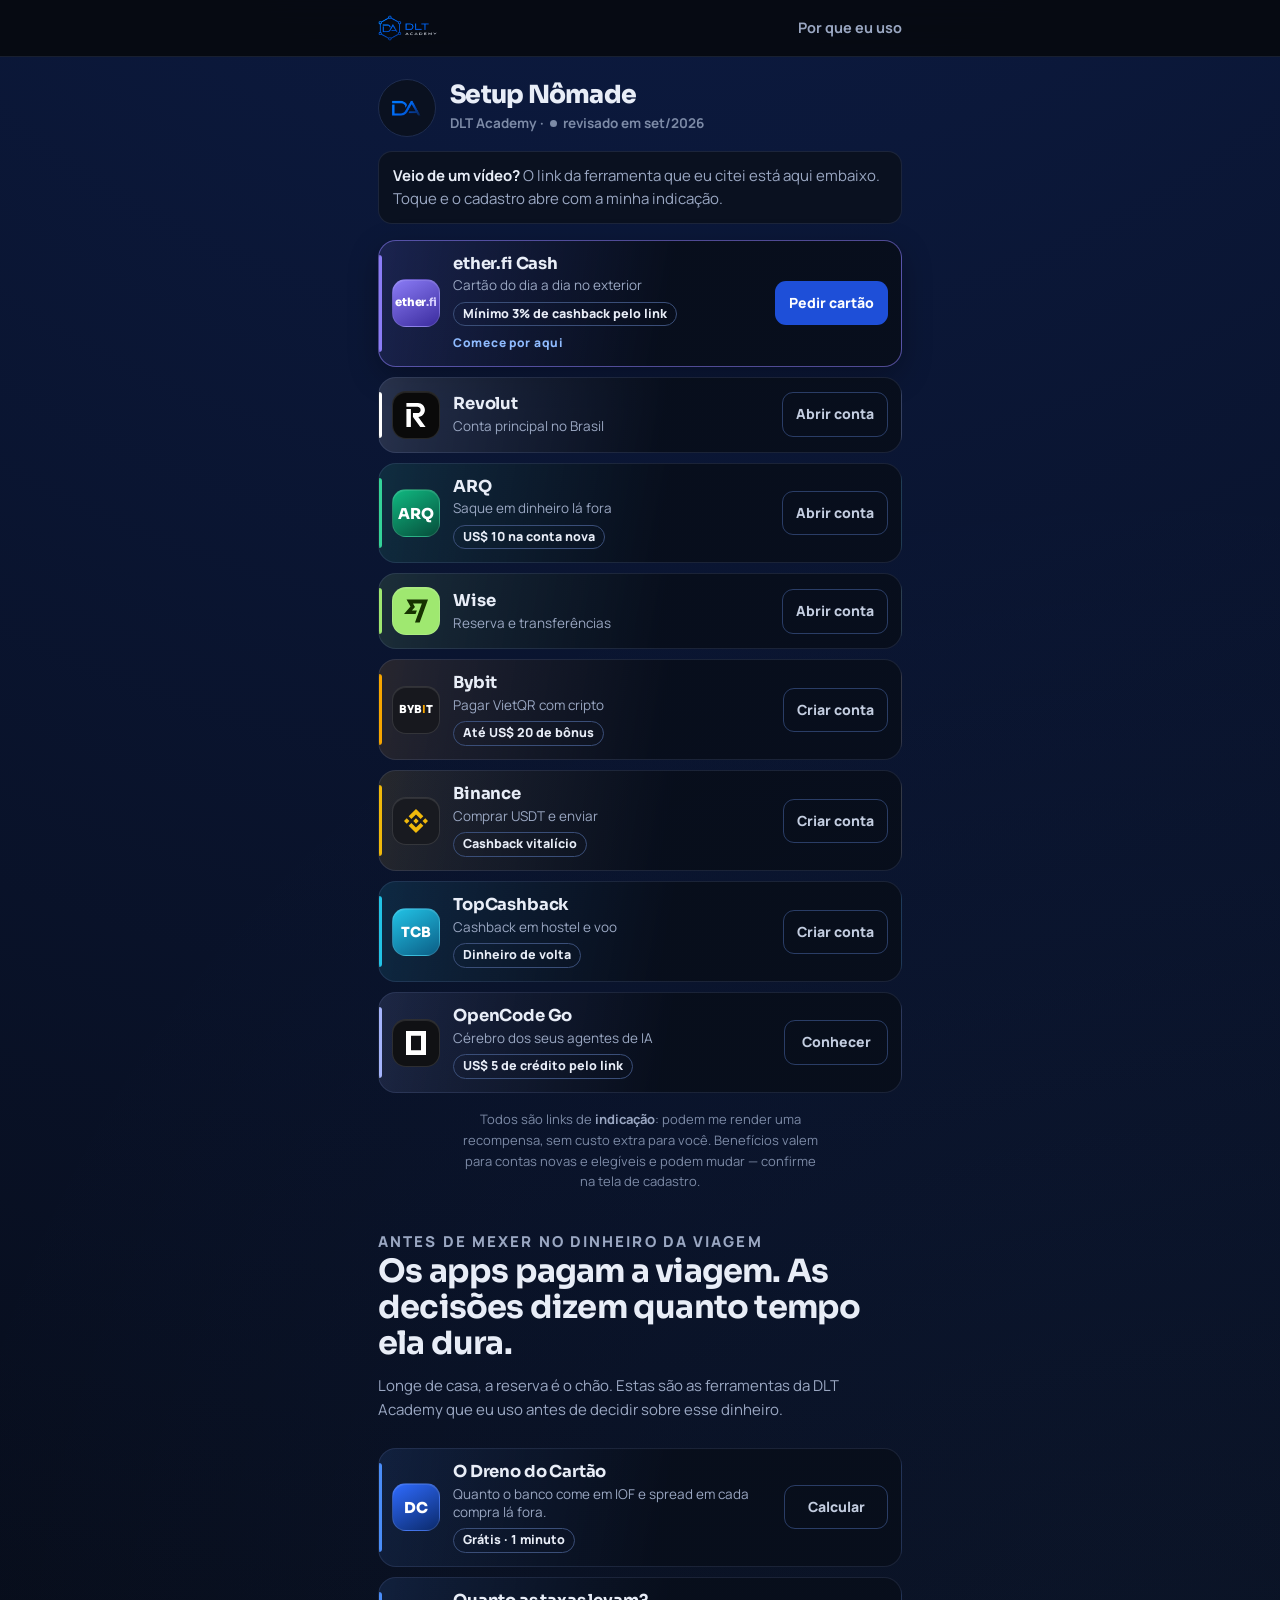
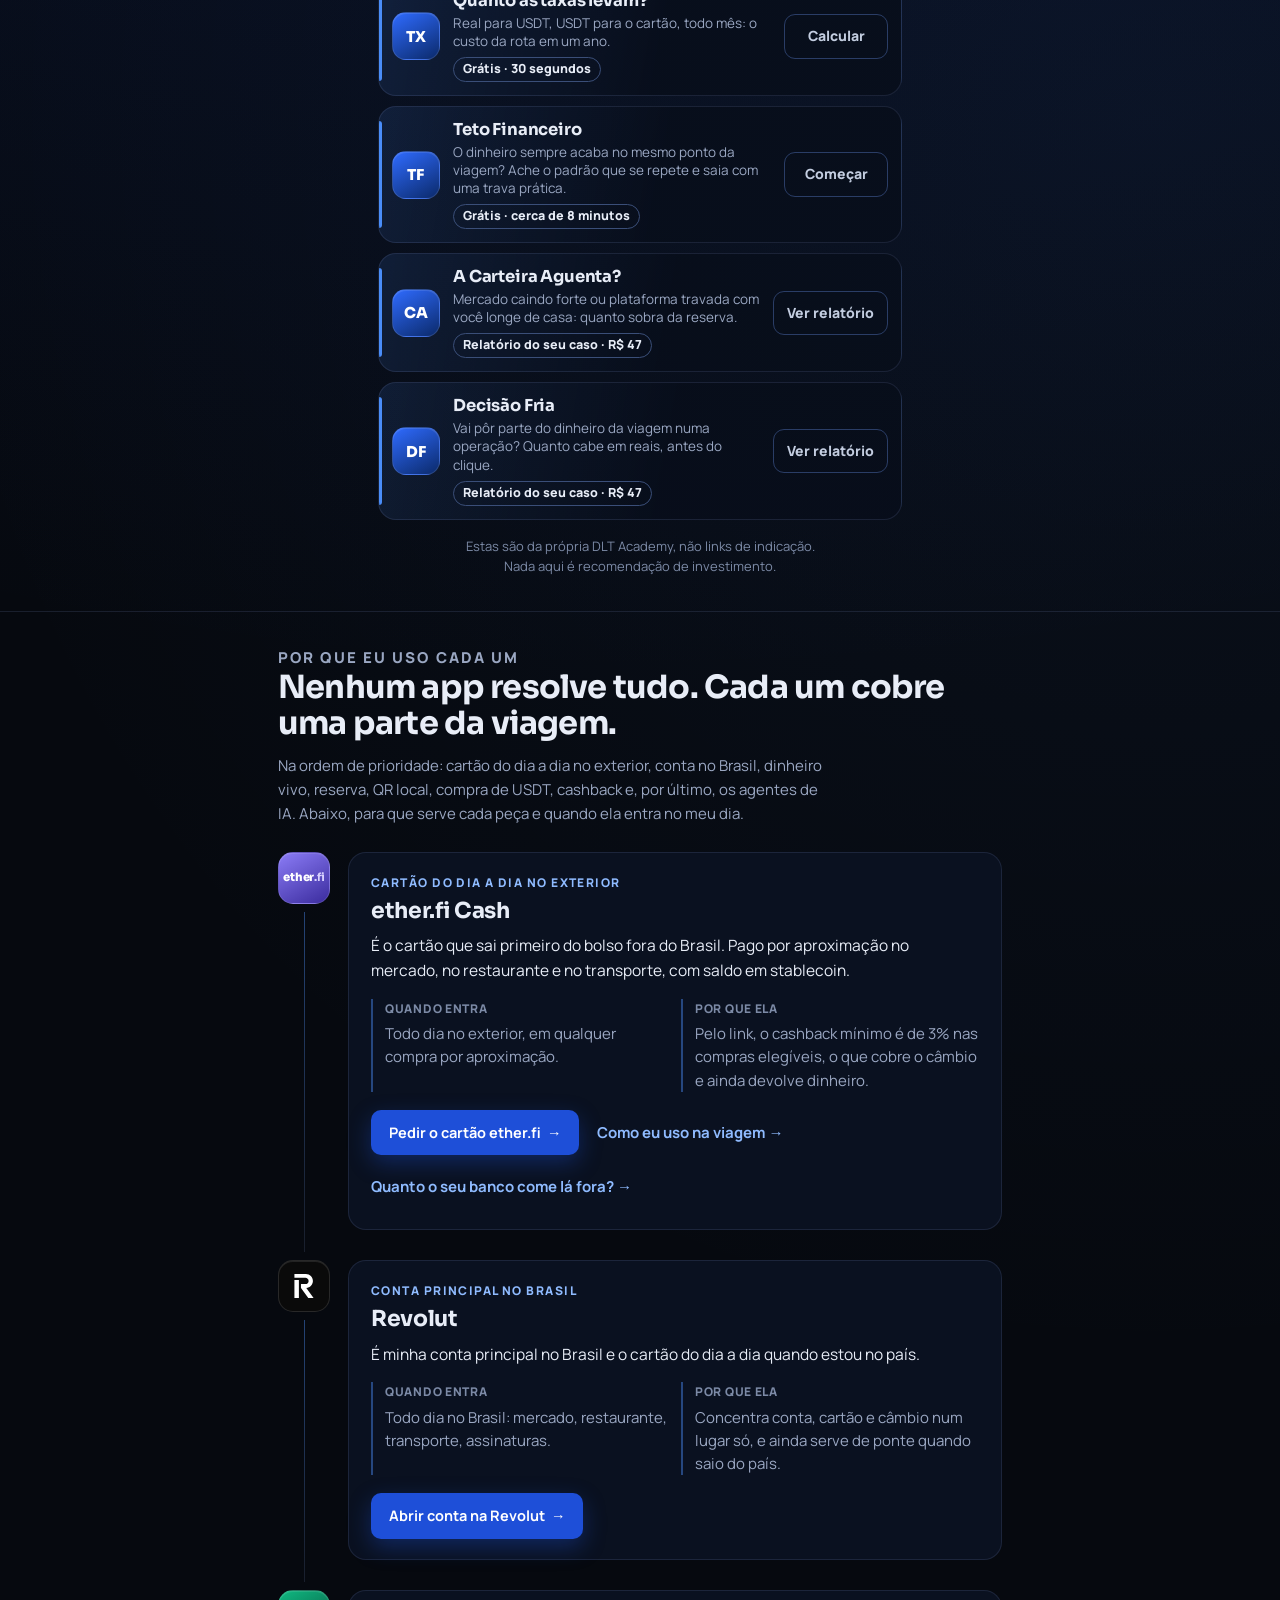
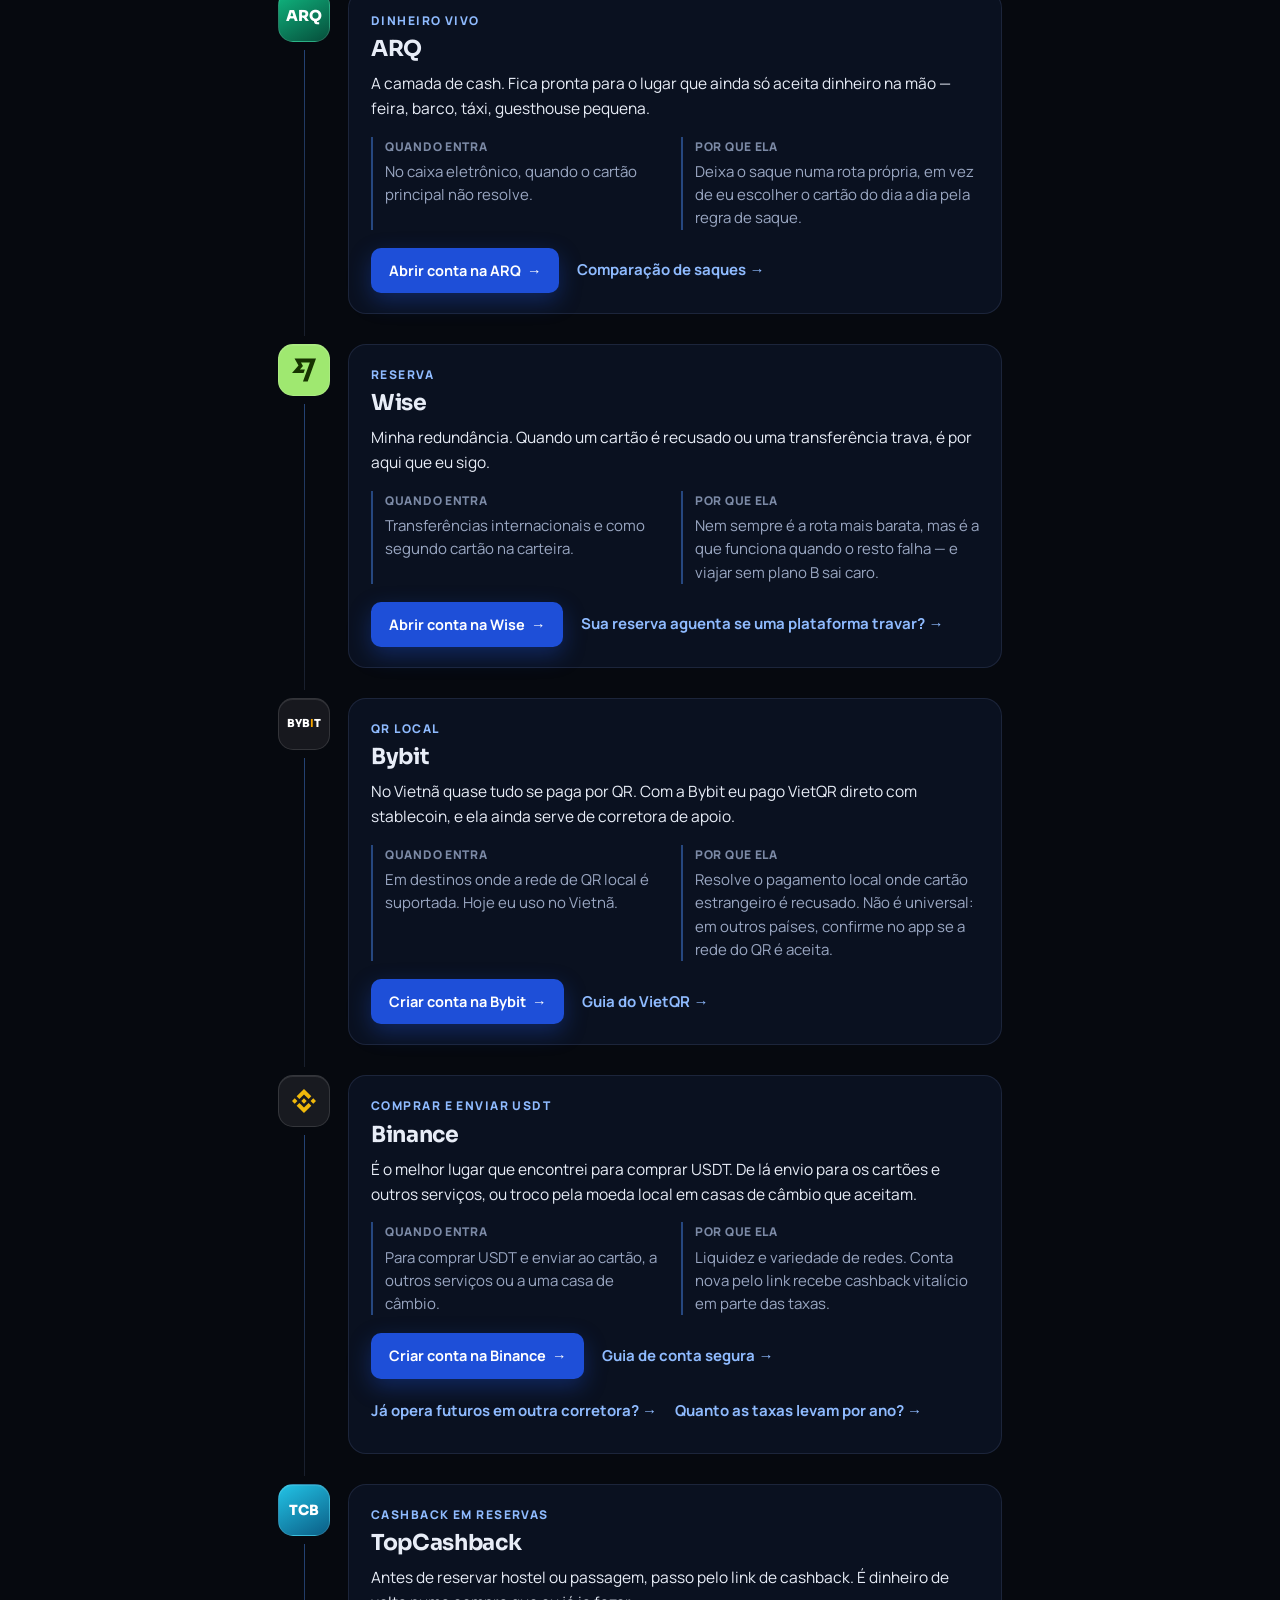
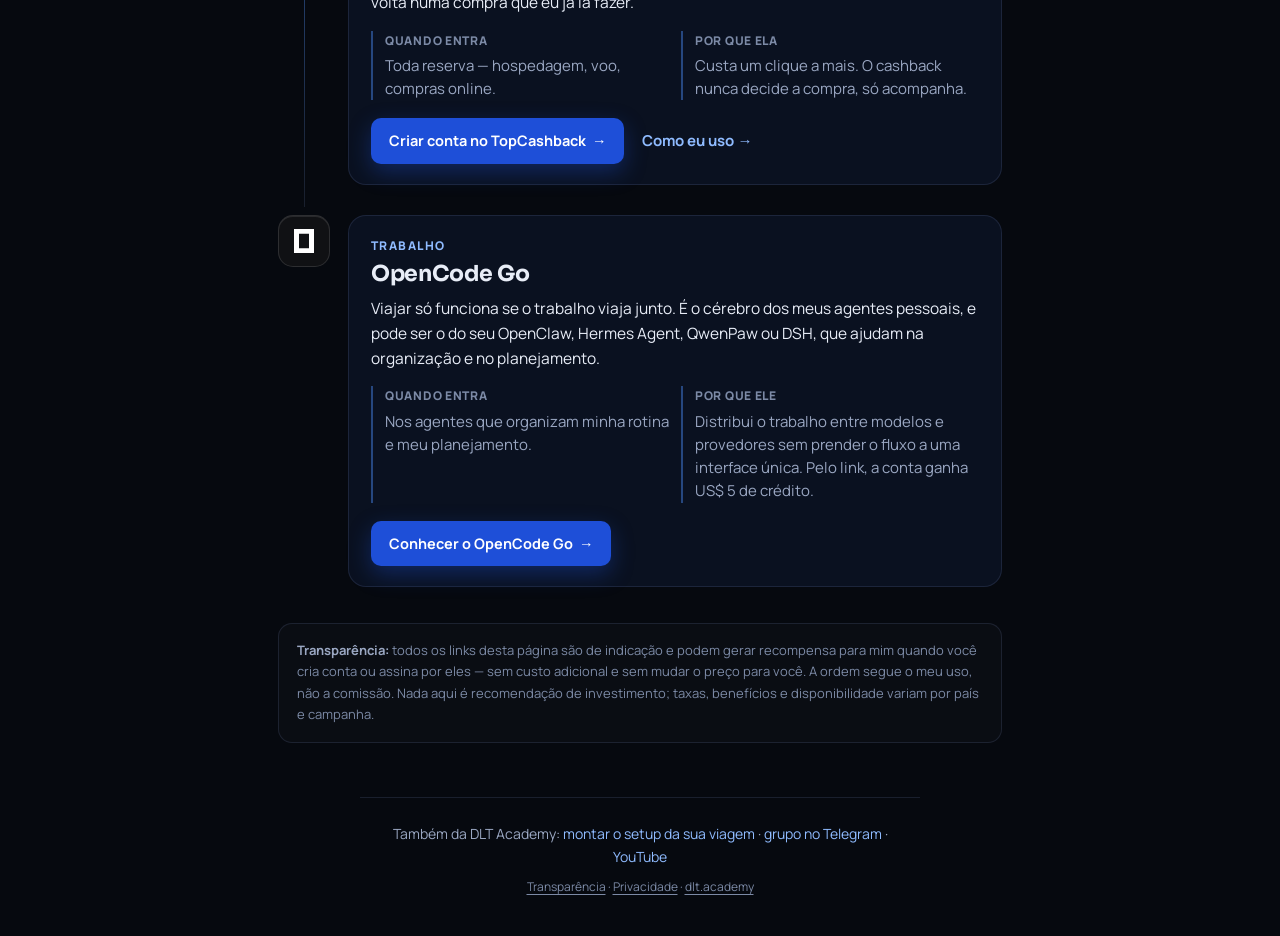
<file: index.html>
<!DOCTYPE html>
<html lang="pt-BR">
<head>
<meta charset="UTF-8">
<meta name="viewport" content="width=device-width, initial-scale=1.0">
<title>Setup Nômade — os links que eu uso na estrada</title>
<meta name="description" content="Os apps que eu uso para viver e trabalhar viajando — ether.fi, Revolut, ARQ, Wise, Bybit, Binance, TopCashback e OpenCode — com link de indicação identificado e o motivo de cada um.">
<meta name="robots" content="index, follow">
<meta name="referrer" content="no-referrer">
<meta http-equiv="Content-Security-Policy" content="default-src 'self'; script-src 'self'; style-src 'self'; font-src 'self'; img-src 'self' data: https://dltacademy.goatcounter.com; connect-src 'self' https://dltacademy.goatcounter.com; object-src 'none'; frame-src 'none'; base-uri 'none'; form-action 'self'; upgrade-insecure-requests">
<link rel="canonical" href="https://setup-nomade.dlt.academy/">
<meta property="og:type" content="website">
<meta property="og:site_name" content="DLT Academy">
<meta property="og:title" content="Setup Nômade — os links que eu uso na estrada">
<meta property="og:description" content="Contas, cartões, saques, cripto e trabalho: o que eu uso de verdade, por que uso e o link de cada um.">
<meta property="og:url" content="https://setup-nomade.dlt.academy/">
<meta property="og:image" content="https://setup-nomade.dlt.academy/og-image.png">
<meta property="og:image:type" content="image/png">
<meta property="og:image:width" content="1200">
<meta property="og:image:height" content="630">
<meta property="og:image:alt" content="Setup Nômade — os links que eu uso na estrada">
<meta property="og:locale" content="pt_BR">
<meta name="twitter:card" content="summary_large_image">
<meta name="twitter:title" content="Setup Nômade">
<meta name="twitter:description" content="Os links que eu uso na estrada — e por que uso cada um.">
<meta name="twitter:image" content="https://setup-nomade.dlt.academy/og-image.png">
<meta name="twitter:image:alt" content="Setup Nômade — os links que eu uso na estrada">
<meta name="theme-color" content="#06090F">
<link rel="icon" type="image/png" href="assets/dlt-mark.png">
<link rel="stylesheet" href="styles-base.css?v=2026-11-23b">
<link rel="stylesheet" href="portfolio.css?v=2026-11-24a">

<script type="application/ld+json">
{
  "@context": "https://schema.org",
  "@graph": [
    {
      "@type": "WebSite",
      "name": "Setup Nômade",
      "url": "https://setup-nomade.dlt.academy/",
      "inLanguage": "pt-BR",
      "description": "Os apps usados na prática para viver e trabalhar viajando, com link de indicação identificado e o motivo de cada um.",
      "publisher": { "@type": "Organization", "name": "DLT Academy", "url": "https://dlt.academy/" }
    },
    {
      "@type": "ItemList",
      "name": "Links do Setup Nômade",
      "itemListElement": [
        { "@type": "ListItem", "position": 1, "name": "ether.fi Cash", "url": "https://www.ether.fi/@e155ee95" },
        { "@type": "ListItem", "position": 2, "name": "Revolut", "url": "https://revolut.com/referral/?referral-code=tiago327k!AUG1-26-AR-BR-H3&geo-redirect" },
        { "@type": "ListItem", "position": 3, "name": "ARQ", "url": "https://www.arqfinance.com/referrals/general?referralCode=tiagohyd_h6L&pid=referral&c=general&is_retargeting=true" },
        { "@type": "ListItem", "position": 4, "name": "Wise", "url": "https://wise.com/invite/irhc/tiagon100" },
        { "@type": "ListItem", "position": 5, "name": "Bybit", "url": "https://www.bybit.com/invite?ref=O0YDQDM" },
        { "@type": "ListItem", "position": 6, "name": "Binance", "url": "https://www.binance.com/register?ref=BOSS2026" },
        { "@type": "ListItem", "position": 7, "name": "TopCashback", "url": "https://www.topcashback.com/ref/member1244137676106" },
        { "@type": "ListItem", "position": 8, "name": "OpenCode Go", "url": "https://opencode.ai/go?ref=F40FSZH905" }
      ]
    }
  ]
}
</script>
</head>
<body>
<header class="site-bar">
  <div class="bio-wrap site-bar-row">
    <a class="brand" href="https://dlt.academy/" rel="noopener noreferrer" referrerpolicy="no-referrer"><img src="assets/dlt-logo-light.png" alt="DLT Academy"></a>
    <a class="bar-link" href="#por-que">Por que eu uso</a>
  </div>
</header>

<main>
  <section class="profile" aria-labelledby="titulo">
    <div class="bio-wrap">
      <div class="profile-row">
        <div class="profile-mark"><img src="assets/dlt-mark.png" alt="" width="64" height="64"></div>
        <div class="profile-id">
          <h1 id="titulo">Setup Nômade</h1>
          <p class="profile-handle">DLT Academy · <span class="live-dot" aria-hidden="true"></span> revisado em set/2026</p>
        </div>
      </div>
      <p class="profile-bio"><strong>Veio de um vídeo?</strong> O link da ferramenta que eu citei está aqui embaixo. Toque e o cadastro abre com a minha indicação.</p>
    </div>
  </section>

  <section class="links" id="links" aria-label="Links dos parceiros">
    <div class="bio-wrap">
      <ul class="link-list">
        <li>
          <a class="link-row brand-etherfi link-row-featured" href="https://www.ether.fi/@e155ee95" target="_blank" rel="sponsored nofollow noopener noreferrer" referrerpolicy="no-referrer" data-track="clique_etherfi">
            <span class="logo logo-etherfi"><span class="wm wm-etherfi">ether<b>.fi</b></span></span>
            <span class="link-body"><strong>ether.fi Cash</strong><small>Cartão do dia a dia no exterior</small><span class="link-perk">Mínimo 3% de cashback pelo link</span><span class="link-flag">Comece por aqui</span></span>
            <span class="link-btn">Pedir cartão</span>
          </a>
        </li>
        <li>
          <a class="link-row brand-revolut" href="https://revolut.com/referral/?referral-code=tiago327k!AUG1-26-AR-BR-H3&amp;geo-redirect" target="_blank" rel="sponsored nofollow noopener noreferrer" referrerpolicy="no-referrer" data-track="clique_revolut">
            <span class="logo logo-revolut"><svg viewBox="0 0 24 24" aria-hidden="true" focusable="false"><path d="M20.9133 6.9566C20.9133 3.1208 17.7898 0 13.9503 0H2.424v3.8605h10.9782c1.7376 0 3.177 1.3651 3.2087 3.043.016.84-.2994 1.633-.8878 2.2324-.5886.5998-1.375.9303-2.2144.9303H9.2322a.2756.2756 0 0 0-.2755.2752v3.431c0 .0585.018.1142.052.1612L16.2646 24h5.3114l-7.2727-10.094c3.6625-.1838 6.61-3.2612 6.61-6.9494zM6.8943 5.9229H2.424V24h4.4704z"/></svg></span>
            <span class="link-body"><strong>Revolut</strong><small>Conta principal no Brasil</small></span>
            <span class="link-btn">Abrir conta</span>
          </a>
        </li>
        <li>
          <a class="link-row brand-arq" href="https://www.arqfinance.com/referrals/general?referralCode=tiagohyd_h6L&amp;pid=referral&amp;c=general&amp;is_retargeting=true" target="_blank" rel="sponsored nofollow noopener noreferrer" referrerpolicy="no-referrer" data-track="clique_arq">
            <span class="logo logo-arq"><span class="wm wm-arq">ARQ</span></span>
            <span class="link-body"><strong>ARQ</strong><small>Saque em dinheiro lá fora</small><span class="link-perk">US$ 10 na conta nova</span></span>
            <span class="link-btn">Abrir conta</span>
          </a>
        </li>
        <li>
          <a class="link-row brand-wise" href="https://wise.com/invite/irhc/tiagon100" target="_blank" rel="sponsored nofollow noopener noreferrer" referrerpolicy="no-referrer" data-track="clique_wise">
            <span class="logo logo-wise"><svg viewBox="0 0 24 24" aria-hidden="true" focusable="false"><path d="M6.488 7.469 0 15.05h11.585l1.301-3.576H7.922l3.033-3.507.01-.092L8.993 4.48h8.873l-6.878 18.925h4.706L24 .595H2.543l3.945 6.874Z"/></svg></span>
            <span class="link-body"><strong>Wise</strong><small>Reserva e transferências</small></span>
            <span class="link-btn">Abrir conta</span>
          </a>
        </li>
        <li>
          <a class="link-row brand-bybit" href="https://www.bybit.com/invite?ref=O0YDQDM" target="_blank" rel="sponsored nofollow noopener noreferrer" referrerpolicy="no-referrer" data-track="clique_bybit">
            <span class="logo logo-bybit"><span class="wm wm-bybit">BYB<b>I</b>T</span></span>
            <span class="link-body"><strong>Bybit</strong><small>Pagar VietQR com cripto</small><span class="link-perk">Até US$ 20 de bônus</span></span>
            <span class="link-btn">Criar conta</span>
          </a>
        </li>
        <li>
          <a class="link-row brand-binance" href="https://www.binance.com/register?ref=BOSS2026" target="_blank" rel="sponsored nofollow noopener noreferrer" referrerpolicy="no-referrer" data-track="clique_binance">
            <span class="logo logo-binance"><svg viewBox="0 0 24 24" aria-hidden="true" focusable="false"><path d="M16.624 13.9202l2.7175 2.7154-7.353 7.353-7.353-7.352 2.7175-2.7164 4.6355 4.6595 4.6356-4.6595zm4.6366-4.6366L24 12l-2.7154 2.7164L18.5682 12l2.6924-2.7164zm-9.272.001l2.7163 2.6914-2.7164 2.7174v-.001L9.2721 12l2.7164-2.7154zm-9.2722-.001L5.4088 12l-2.6914 2.6924L0 12l2.7164-2.7164zM11.9885.0115l7.353 7.329-2.7174 2.7154-4.6356-4.6356-4.6355 4.6595-2.7174-2.7154 7.353-7.353z"/></svg></span>
            <span class="link-body"><strong>Binance</strong><small>Comprar USDT e enviar</small><span class="link-perk">Cashback vitalício</span></span>
            <span class="link-btn">Criar conta</span>
          </a>
        </li>
        <li>
          <a class="link-row brand-topcashback" href="https://www.topcashback.com/ref/member1244137676106" target="_blank" rel="sponsored nofollow noopener noreferrer" referrerpolicy="no-referrer" data-track="clique_topcashback">
            <span class="logo logo-topcashback"><span class="wm wm-tcb">TCB</span></span>
            <span class="link-body"><strong>TopCashback</strong><small>Cashback em hostel e voo</small><span class="link-perk">Dinheiro de volta</span></span>
            <span class="link-btn">Criar conta</span>
          </a>
        </li>
        <li>
          <a class="link-row brand-opencode" href="https://opencode.ai/go?ref=F40FSZH905" target="_blank" rel="sponsored nofollow noopener noreferrer" referrerpolicy="no-referrer" data-track="clique_opencode">
            <span class="logo logo-opencode"><svg viewBox="0 0 24 24" aria-hidden="true" focusable="false"><path d="M22 24H2V0h20zM17 4.8H7v14.4h10z"/></svg></span>
            <span class="link-body"><strong>OpenCode Go</strong><small>Cérebro dos seus agentes de IA</small><span class="link-perk">US$ 5 de crédito pelo link</span></span>
            <span class="link-btn">Conhecer</span>
          </a>
        </li>
      </ul>
      <p class="links-note">Todos são links de <strong>indicação</strong>: podem me render uma recompensa, sem custo extra para você. Benefícios valem para contas novas e elegíveis e podem mudar — confirme na tela de cadastro.</p>
    </div>
  </section>

  <section class="decisoes" id="decisoes" aria-labelledby="decisoes-titulo">
    <div class="bio-wrap">
      <div class="stories-head decisoes-head">
        <p class="eyebrow">ANTES DE MEXER NO DINHEIRO DA VIAGEM</p>
        <h2 id="decisoes-titulo">Os apps pagam a viagem. As decisões dizem quanto tempo ela dura.</h2>
        <p>Longe de casa, a reserva é o chão. Estas são as ferramentas da DLT Academy que eu uso antes de decidir sobre esse dinheiro.</p>
      </div>
      <ul class="link-list">
        <li>
          <a class="link-row brand-dlt" href="https://dreno-cartao.dlt.academy/?c=bio" target="_blank" rel="noopener noreferrer" referrerpolicy="no-referrer" data-track="clique_dlt_dreno">
            <span class="logo logo-dlt" aria-hidden="true"><span class="wm wm-dlt">DC</span></span>
            <span class="link-body"><strong>O Dreno do Cartão</strong><small>Quanto o banco come em IOF e spread em cada compra lá fora.</small><span class="link-perk">Grátis · 1 minuto</span></span>
            <span class="link-btn">Calcular</span>
          </a>
        </li>
        <li>
          <a class="link-row brand-dlt" href="https://quanto-em-taxas.dlt.academy/?c=bio" target="_blank" rel="noopener noreferrer" referrerpolicy="no-referrer" data-track="clique_dlt_taxas">
            <span class="logo logo-dlt" aria-hidden="true"><span class="wm wm-dlt">TX</span></span>
            <span class="link-body"><strong>Quanto as taxas levam?</strong><small>Real para USDT, USDT para o cartão, todo mês: o custo da rota em um ano.</small><span class="link-perk">Grátis · 30 segundos</span></span>
            <span class="link-btn">Calcular</span>
          </a>
        </li>
        <li>
          <a class="link-row brand-dlt" href="https://dlt.academy/protocolos/teto-financeiro/?utm_source=setup-nomade&amp;utm_medium=bio&amp;utm_campaign=decisoes" target="_blank" rel="noopener noreferrer" referrerpolicy="no-referrer" data-track="clique_dlt_teto">
            <span class="logo logo-dlt" aria-hidden="true"><span class="wm wm-dlt">TF</span></span>
            <span class="link-body"><strong>Teto Financeiro</strong><small>O dinheiro sempre acaba no mesmo ponto da viagem? Ache o padrão que se repete e saia com uma trava prática.</small><span class="link-perk">Grátis · cerca de 8 minutos</span></span>
            <span class="link-btn">Começar</span>
          </a>
        </li>
        <li>
          <a class="link-row brand-dlt" href="https://dlt.academy/produtos/carteira-aguenta/?utm_source=setup-nomade&amp;utm_medium=bio&amp;utm_campaign=decisoes" target="_blank" rel="noopener noreferrer" referrerpolicy="no-referrer" data-track="clique_dlt_carteira">
            <span class="logo logo-dlt" aria-hidden="true"><span class="wm wm-dlt">CA</span></span>
            <span class="link-body"><strong>A Carteira Aguenta?</strong><small>Mercado caindo forte ou plataforma travada com você longe de casa: quanto sobra da reserva.</small><span class="link-perk">Relatório do seu caso · R$ 47</span></span>
            <span class="link-btn">Ver relatório</span>
          </a>
        </li>
        <li>
          <a class="link-row brand-dlt" href="https://dlt.academy/produtos/decisao-fria/?utm_source=setup-nomade&amp;utm_medium=bio&amp;utm_campaign=decisoes" target="_blank" rel="noopener noreferrer" referrerpolicy="no-referrer" data-track="clique_dlt_decisao_fria">
            <span class="logo logo-dlt" aria-hidden="true"><span class="wm wm-dlt">DF</span></span>
            <span class="link-body"><strong>Decisão Fria</strong><small>Vai pôr parte do dinheiro da viagem numa operação? Quanto cabe em reais, antes do clique.</small><span class="link-perk">Relatório do seu caso · R$ 47</span></span>
            <span class="link-btn">Ver relatório</span>
          </a>
        </li>
      </ul>
      <p class="links-note">Estas são da própria DLT Academy, não links de indicação. Nada aqui é recomendação de investimento.</p>
    </div>
  </section>

  <section class="stories" id="por-que" aria-labelledby="por-que-titulo">
    <div class="story-wrap">
      <div class="stories-head">
        <p class="eyebrow">POR QUE EU USO CADA UM</p>
        <h2 id="por-que-titulo">Nenhum app resolve tudo. Cada um cobre uma parte da viagem.</h2>
        <p>Na ordem de prioridade: cartão do dia a dia no exterior, conta no Brasil, dinheiro vivo, reserva, QR local, compra de USDT, cashback e, por último, os agentes de IA. Abaixo, para que serve cada peça e quando ela entra no meu dia.</p>
      </div>

      <ol class="story-list">
        <li class="story" id="etherfi">
          <div class="story-rail"><span class="logo logo-lg logo-etherfi"><span class="wm wm-etherfi">ether<b>.fi</b></span></span></div>
          <div class="story-body">
            <p class="story-role">Cartão do dia a dia no exterior</p>
            <h3>ether.fi Cash</h3>
            <p class="story-lead">É o cartão que sai primeiro do bolso fora do Brasil. Pago por aproximação no mercado, no restaurante e no transporte, com saldo em stablecoin.</p>
            <dl class="story-facts">
              <div><dt>Quando entra</dt><dd>Todo dia no exterior, em qualquer compra por aproximação.</dd></div>
              <div><dt>Por que ela</dt><dd>Pelo link, o cashback mínimo é de 3% nas compras elegíveis, o que cobre o câmbio e ainda devolve dinheiro.</dd></div>
            </dl>
            <div class="story-actions">
              <a class="btn btn-primary" href="https://www.ether.fi/@e155ee95" target="_blank" rel="sponsored nofollow noopener noreferrer" referrerpolicy="no-referrer" data-track="clique_etherfi_historia">Pedir o cartão ether.fi <span aria-hidden="true">→</span></a>
              <a class="story-guide" href="https://dlt.academy/guias/etherfi-cash-viagem/" target="_blank" rel="noopener noreferrer" referrerpolicy="no-referrer">Como eu uso na viagem →</a>
              <a class="story-guide" href="https://dreno-cartao.dlt.academy/?c=bio" target="_blank" rel="noopener noreferrer" referrerpolicy="no-referrer" data-track="clique_dlt_dreno_historia">Quanto o seu banco come lá fora? →</a>
            </div>
          </div>
        </li>

        <li class="story" id="revolut">
          <div class="story-rail"><span class="logo logo-lg logo-revolut"><svg viewBox="0 0 24 24" aria-hidden="true" focusable="false"><path d="M20.9133 6.9566C20.9133 3.1208 17.7898 0 13.9503 0H2.424v3.8605h10.9782c1.7376 0 3.177 1.3651 3.2087 3.043.016.84-.2994 1.633-.8878 2.2324-.5886.5998-1.375.9303-2.2144.9303H9.2322a.2756.2756 0 0 0-.2755.2752v3.431c0 .0585.018.1142.052.1612L16.2646 24h5.3114l-7.2727-10.094c3.6625-.1838 6.61-3.2612 6.61-6.9494zM6.8943 5.9229H2.424V24h4.4704z"/></svg></span></div>
          <div class="story-body">
            <p class="story-role">Conta principal no Brasil</p>
            <h3>Revolut</h3>
            <p class="story-lead">É minha conta principal no Brasil e o cartão do dia a dia quando estou no país.</p>
            <dl class="story-facts">
              <div><dt>Quando entra</dt><dd>Todo dia no Brasil: mercado, restaurante, transporte, assinaturas.</dd></div>
              <div><dt>Por que ela</dt><dd>Concentra conta, cartão e câmbio num lugar só, e ainda serve de ponte quando saio do país.</dd></div>
            </dl>
            <div class="story-actions">
              <a class="btn btn-primary" href="https://revolut.com/referral/?referral-code=tiago327k!AUG1-26-AR-BR-H3&amp;geo-redirect" target="_blank" rel="sponsored nofollow noopener noreferrer" referrerpolicy="no-referrer" data-track="clique_revolut_historia">Abrir conta na Revolut <span aria-hidden="true">→</span></a>
            </div>
          </div>
        </li>

        <li class="story" id="arq">
          <div class="story-rail"><span class="logo logo-lg logo-arq"><span class="wm wm-arq">ARQ</span></span></div>
          <div class="story-body">
            <p class="story-role">Dinheiro vivo</p>
            <h3>ARQ</h3>
            <p class="story-lead">A camada de cash. Fica pronta para o lugar que ainda só aceita dinheiro na mão — feira, barco, táxi, guesthouse pequena.</p>
            <dl class="story-facts">
              <div><dt>Quando entra</dt><dd>No caixa eletrônico, quando o cartão principal não resolve.</dd></div>
              <div><dt>Por que ela</dt><dd>Deixa o saque numa rota própria, em vez de eu escolher o cartão do dia a dia pela regra de saque.</dd></div>
            </dl>
            <div class="story-actions">
              <a class="btn btn-primary" href="https://www.arqfinance.com/referrals/general?referralCode=tiagohyd_h6L&amp;pid=referral&amp;c=general&amp;is_retargeting=true" target="_blank" rel="sponsored nofollow noopener noreferrer" referrerpolicy="no-referrer" data-track="clique_arq_historia">Abrir conta na ARQ <span aria-hidden="true">→</span></a>
              <a class="story-guide" href="https://dlt.academy/blog/arq-saques-exterior/" target="_blank" rel="noopener noreferrer" referrerpolicy="no-referrer">Comparação de saques →</a>
            </div>
          </div>
        </li>

        <li class="story" id="wise">
          <div class="story-rail"><span class="logo logo-lg logo-wise"><svg viewBox="0 0 24 24" aria-hidden="true" focusable="false"><path d="M6.488 7.469 0 15.05h11.585l1.301-3.576H7.922l3.033-3.507.01-.092L8.993 4.48h8.873l-6.878 18.925h4.706L24 .595H2.543l3.945 6.874Z"/></svg></span></div>
          <div class="story-body">
            <p class="story-role">Reserva</p>
            <h3>Wise</h3>
            <p class="story-lead">Minha redundância. Quando um cartão é recusado ou uma transferência trava, é por aqui que eu sigo.</p>
            <dl class="story-facts">
              <div><dt>Quando entra</dt><dd>Transferências internacionais e como segundo cartão na carteira.</dd></div>
              <div><dt>Por que ela</dt><dd>Nem sempre é a rota mais barata, mas é a que funciona quando o resto falha — e viajar sem plano B sai caro.</dd></div>
            </dl>
            <div class="story-actions">
              <a class="btn btn-primary" href="https://wise.com/invite/irhc/tiagon100" target="_blank" rel="sponsored nofollow noopener noreferrer" referrerpolicy="no-referrer" data-track="clique_wise_historia">Abrir conta na Wise <span aria-hidden="true">→</span></a>
              <a class="story-guide" href="https://dlt.academy/produtos/carteira-aguenta/?utm_source=setup-nomade&amp;utm_medium=bio&amp;utm_campaign=historia-wise" target="_blank" rel="noopener noreferrer" referrerpolicy="no-referrer" data-track="clique_dlt_carteira_historia">Sua reserva aguenta se uma plataforma travar? →</a>
            </div>
          </div>
        </li>

        <li class="story" id="bybit">
          <div class="story-rail"><span class="logo logo-lg logo-bybit"><span class="wm wm-bybit">BYB<b>I</b>T</span></span></div>
          <div class="story-body">
            <p class="story-role">QR local</p>
            <h3>Bybit</h3>
            <p class="story-lead">No Vietnã quase tudo se paga por QR. Com a Bybit eu pago VietQR direto com stablecoin, e ela ainda serve de corretora de apoio.</p>
            <dl class="story-facts">
              <div><dt>Quando entra</dt><dd>Em destinos onde a rede de QR local é suportada. Hoje eu uso no Vietnã.</dd></div>
              <div><dt>Por que ela</dt><dd>Resolve o pagamento local onde cartão estrangeiro é recusado. Não é universal: em outros países, confirme no app se a rede do QR é aceita.</dd></div>
            </dl>
            <div class="story-actions">
              <a class="btn btn-primary" href="https://www.bybit.com/invite?ref=O0YDQDM" target="_blank" rel="sponsored nofollow noopener noreferrer" referrerpolicy="no-referrer" data-track="clique_bybit_historia">Criar conta na Bybit <span aria-hidden="true">→</span></a>
              <a class="story-guide" href="https://dlt.academy/guias/bybit-pay-vietqr/" target="_blank" rel="noopener noreferrer" referrerpolicy="no-referrer">Guia do VietQR →</a>
            </div>
          </div>
        </li>

        <li class="story" id="binance">
          <div class="story-rail"><span class="logo logo-lg logo-binance"><svg viewBox="0 0 24 24" aria-hidden="true" focusable="false"><path d="M16.624 13.9202l2.7175 2.7154-7.353 7.353-7.353-7.352 2.7175-2.7164 4.6355 4.6595 4.6356-4.6595zm4.6366-4.6366L24 12l-2.7154 2.7164L18.5682 12l2.6924-2.7164zm-9.272.001l2.7163 2.6914-2.7164 2.7174v-.001L9.2721 12l2.7164-2.7154zm-9.2722-.001L5.4088 12l-2.6914 2.6924L0 12l2.7164-2.7164zM11.9885.0115l7.353 7.329-2.7174 2.7154-4.6356-4.6356-4.6355 4.6595-2.7174-2.7154 7.353-7.353z"/></svg></span></div>
          <div class="story-body">
            <p class="story-role">Comprar e enviar USDT</p>
            <h3>Binance</h3>
            <p class="story-lead">É o melhor lugar que encontrei para comprar USDT. De lá envio para os cartões e outros serviços, ou troco pela moeda local em casas de câmbio que aceitam.</p>
            <dl class="story-facts">
              <div><dt>Quando entra</dt><dd>Para comprar USDT e enviar ao cartão, a outros serviços ou a uma casa de câmbio.</dd></div>
              <div><dt>Por que ela</dt><dd>Liquidez e variedade de redes. Conta nova pelo link recebe cashback vitalício em parte das taxas.</dd></div>
            </dl>
            <div class="story-actions">
              <a class="btn btn-primary" href="https://www.binance.com/register?ref=BOSS2026" target="_blank" rel="sponsored nofollow noopener noreferrer" referrerpolicy="no-referrer" data-track="clique_binance_historia">Criar conta na Binance <span aria-hidden="true">→</span></a>
              <a class="story-guide" href="https://dlt.academy/guias/conta-binance/" target="_blank" rel="noopener noreferrer" referrerpolicy="no-referrer">Guia de conta segura →</a>
              <a class="story-guide" href="https://dlt.academy/guias/binance-futuros-para-quem-ja-opera/" target="_blank" rel="noopener noreferrer" referrerpolicy="no-referrer" data-track="clique_guia_futuros">Já opera futuros em outra corretora? →</a>
              <a class="story-guide" href="https://quanto-em-taxas.dlt.academy/?c=bio" target="_blank" rel="noopener noreferrer" referrerpolicy="no-referrer" data-track="clique_dlt_taxas_historia">Quanto as taxas levam por ano? →</a>
            </div>
          </div>
        </li>

        <li class="story" id="topcashback">
          <div class="story-rail"><span class="logo logo-lg logo-topcashback"><span class="wm wm-tcb">TCB</span></span></div>
          <div class="story-body">
            <p class="story-role">Cashback em reservas</p>
            <h3>TopCashback</h3>
            <p class="story-lead">Antes de reservar hostel ou passagem, passo pelo link de cashback. É dinheiro de volta numa compra que eu já ia fazer.</p>
            <dl class="story-facts">
              <div><dt>Quando entra</dt><dd>Toda reserva — hospedagem, voo, compras online.</dd></div>
              <div><dt>Por que ela</dt><dd>Custa um clique a mais. O cashback nunca decide a compra, só acompanha.</dd></div>
            </dl>
            <div class="story-actions">
              <a class="btn btn-primary" href="https://www.topcashback.com/ref/member1244137676106" target="_blank" rel="sponsored nofollow noopener noreferrer" referrerpolicy="no-referrer" data-track="clique_topcashback_historia">Criar conta no TopCashback <span aria-hidden="true">→</span></a>
              <a class="story-guide" href="https://dlt.academy/blog/topcashback-economia-viagem/" target="_blank" rel="noopener noreferrer" referrerpolicy="no-referrer">Como eu uso →</a>
            </div>
          </div>
        </li>

        <li class="story" id="opencode">
          <div class="story-rail"><span class="logo logo-lg logo-opencode"><svg viewBox="0 0 24 24" aria-hidden="true" focusable="false"><path d="M22 24H2V0h20zM17 4.8H7v14.4h10z"/></svg></span></div>
          <div class="story-body">
            <p class="story-role">Trabalho</p>
            <h3>OpenCode Go</h3>
            <p class="story-lead">Viajar só funciona se o trabalho viaja junto. É o cérebro dos meus agentes pessoais, e pode ser o do seu OpenClaw, Hermes Agent, QwenPaw ou DSH, que ajudam na organização e no planejamento.</p>
            <dl class="story-facts">
              <div><dt>Quando entra</dt><dd>Nos agentes que organizam minha rotina e meu planejamento.</dd></div>
              <div><dt>Por que ele</dt><dd>Distribui o trabalho entre modelos e provedores sem prender o fluxo a uma interface única. Pelo link, a conta ganha US$ 5 de crédito.</dd></div>
            </dl>
            <div class="story-actions">
              <a class="btn btn-primary" href="https://opencode.ai/go?ref=F40FSZH905" target="_blank" rel="sponsored nofollow noopener noreferrer" referrerpolicy="no-referrer" data-track="clique_opencode_historia">Conhecer o OpenCode Go <span aria-hidden="true">→</span></a>
            </div>
          </div>
        </li>
      </ol>

      <p class="disclosure"><strong>Transparência:</strong> todos os links desta página são de indicação e podem gerar recompensa para mim quando você cria conta ou assina por eles — sem custo adicional e sem mudar o preço para você. A ordem segue o meu uso, não a comissão. Nada aqui é recomendação de investimento; taxas, benefícios e disponibilidade variam por país e campanha.</p>
    </div>
  </section>
</main>

<footer>
  <div class="bio-wrap footer-col">
    <p class="footer-more">Também da DLT Academy: <a href="setup-viagem.html" data-track="clique_setup_viagem">montar o setup da sua viagem</a> · <a href="https://t.me/dltacademy" target="_blank" rel="noopener noreferrer" referrerpolicy="no-referrer">grupo no Telegram</a> · <a href="https://www.youtube.com/c/DLTAcademy" target="_blank" rel="noopener noreferrer" referrerpolicy="no-referrer">YouTube</a></p>
    <p class="footer-legal"><a href="https://dlt.academy/transparencia/" rel="noopener noreferrer" referrerpolicy="no-referrer">Transparência</a> · <a href="https://dlt.academy/privacidade/" rel="noopener noreferrer" referrerpolicy="no-referrer">Privacidade</a> · <a href="https://dlt.academy/" rel="noopener noreferrer" referrerpolicy="no-referrer">dlt.academy</a></p>
  </div>
</footer>

<script src="config.js?v=2026-11-18a"></script>
<script src="js/tracking.js?v=2026-11-18a"></script>
<script src="js/hub.js?v=2026-11-18a"></script>
</body>
</html>
</file>
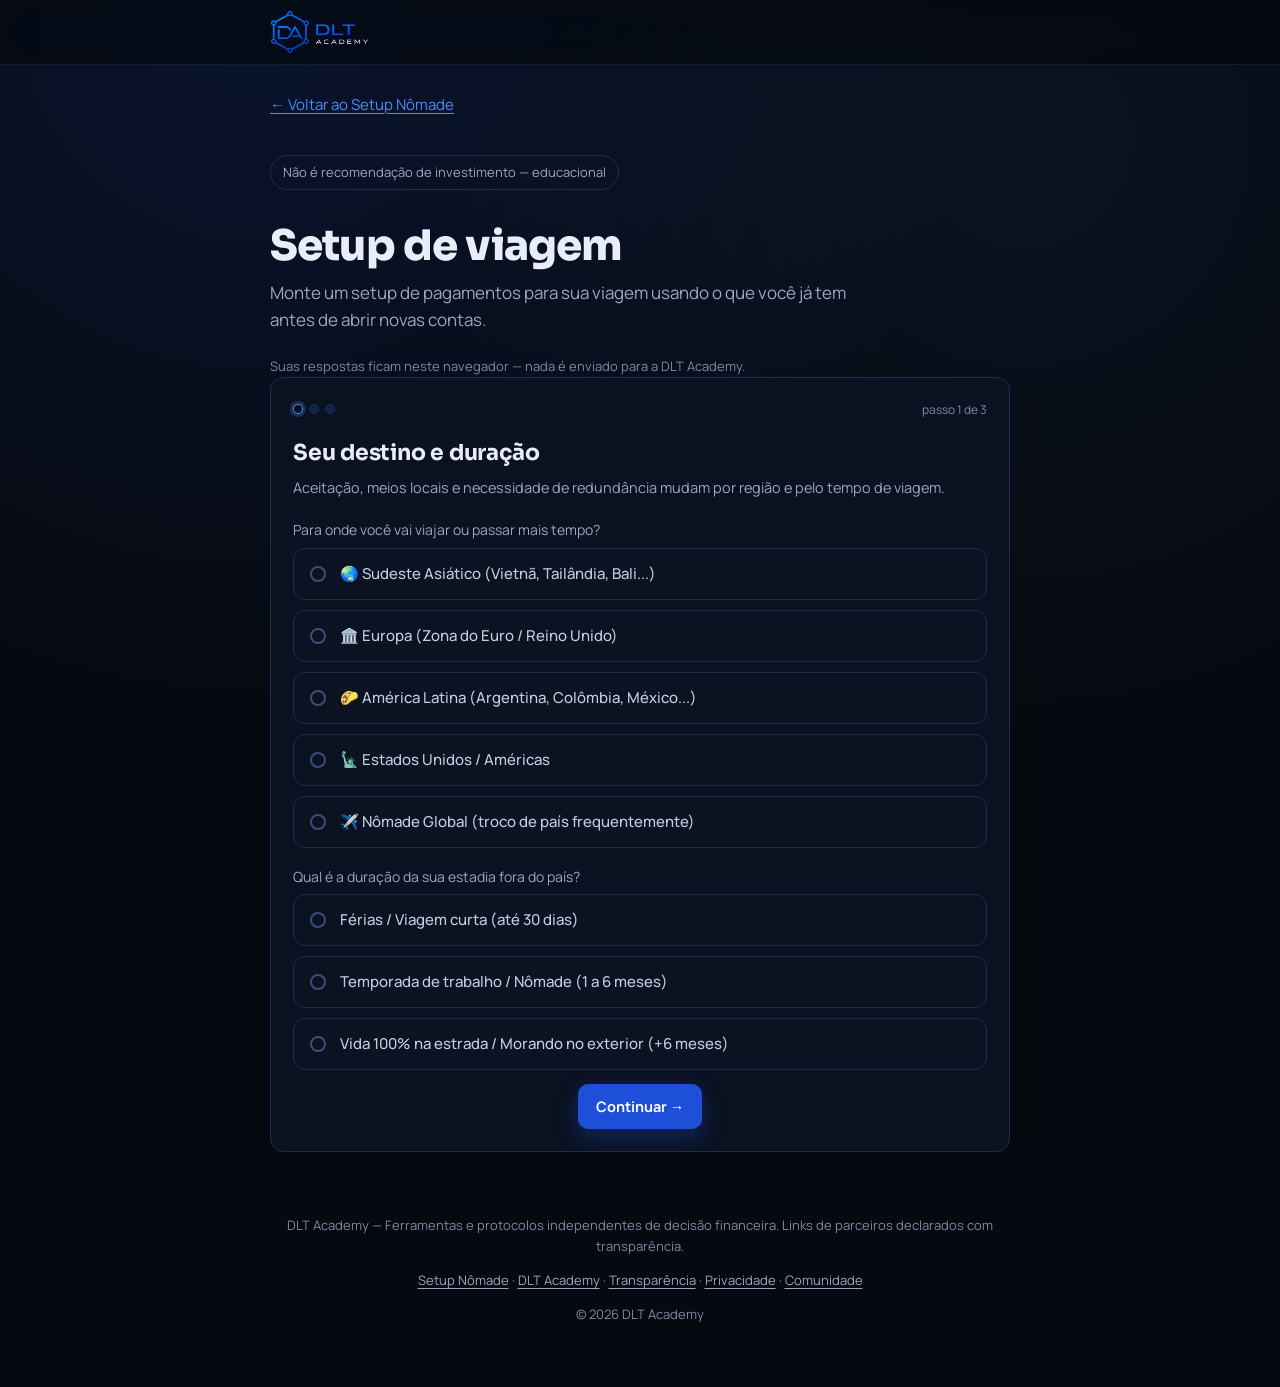
<file: setup-viagem.html>
<!DOCTYPE html>
<html lang="pt-BR">
<head>
<meta charset="UTF-8">
<meta name="viewport" content="width=device-width, initial-scale=1.0">
<title>Setup de viagem: organize como pagar e sacar no exterior — DLT</title>
<meta name="description" content="Monte um setup de pagamentos para uma viagem usando o que você já tem, com cartão, saque, QR local e funding conforme o seu cenário.">
<meta name="robots" content="index, follow">
<meta name="referrer" content="no-referrer">
<meta http-equiv="Content-Security-Policy" content="default-src 'self'; script-src 'self'; style-src 'self'; font-src 'self'; img-src 'self' data: blob: https://dltacademy.goatcounter.com; connect-src 'self' https://dltacademy.goatcounter.com; object-src 'none'; frame-src 'none'; worker-src 'none'; base-uri 'none'; form-action 'self'; upgrade-insecure-requests">
<link rel="canonical" href="https://setup-nomade.dlt.academy/setup-viagem.html">

<meta property="og:type" content="website">
<meta property="og:site_name" content="DLT Academy">
<meta property="og:title" content="Setup de viagem: organize como pagar e sacar no exterior — DLT">
<meta property="og:description" content="Monte um setup de viagem com principal, fallback, saque e QR local sem abrir contas novas por padrão.">
<meta property="og:url" content="https://setup-nomade.dlt.academy/setup-viagem.html">
<meta property="og:image" content="https://setup-nomade.dlt.academy/og-image.png">
<meta property="og:image:type" content="image/png">
<meta property="og:image:width" content="1200">
<meta property="og:image:height" content="630">
<meta property="og:image:alt" content="Setup de viagem — ferramenta gratuita da DLT Academy">
<meta property="og:locale" content="pt_BR">

<meta name="twitter:card" content="summary_large_image">
<meta name="twitter:title" content="Setup de viagem">
<meta name="twitter:description" content="Monte um setup de viagem com principal, fallback, saque e QR local sem abrir contas novas por padrão.">
<meta name="twitter:image" content="https://setup-nomade.dlt.academy/og-image.png">
<meta name="twitter:image:alt" content="Setup de viagem — ferramenta gratuita da DLT Academy">

<meta name="theme-color" content="#06090F">
<link rel="icon" type="image/png" href="assets/dlt-mark.png">
<link rel="stylesheet" href="styles-base.css?v=2026-11-23b">
<link rel="stylesheet" href="styles-tool.css?v=2026-11-23b">
<link rel="stylesheet" href="dlt-patterns.css?v=2026-11-23b">

<script type="application/ld+json">
{
  "@context": "https://schema.org",
  "@type": "WebApplication",
  "name": "Setup de viagem",
  "description": "Monte um setup de pagamentos para uma viagem usando o que você já tem, com cartão, saque, QR local e funding conforme o seu cenário.",
  "url": "https://setup-nomade.dlt.academy/setup-viagem.html",
  "applicationCategory": "FinanceApplication",
  "operatingSystem": "Web",
  "inLanguage": "pt-BR",
  "isAccessibleForFree": true,
  "image": "https://setup-nomade.dlt.academy/og-image.png",
  "offers": { "@type": "Offer", "price": 0, "priceCurrency": "BRL" },
  "publisher": { "@type": "Organization", "name": "DLT Academy", "url": "https://dlt.academy/" }
}
</script>
</head>
<body>

<header class="top">
  <div class="wrap">
    <a class="brand" href="https://dlt.academy/" rel="noopener noreferrer" referrerpolicy="no-referrer"><img src="assets/dlt-logo-light.png" alt="DLT Academy"></a>
  </div>
</header>

<main id="top">
  <div class="wrap">
    <p class="back-link"><a href="/" rel="noopener">← Voltar ao Setup Nômade</a></p>

    <section class="hero">
      <span class="disclaimer-badge">Não é recomendação de investimento — educacional</span>
      <h1 id="headline">Setup de viagem</h1>
      <p class="subtitle" id="subheadline">Monte um setup de pagamentos para sua viagem usando o que você já tem antes de abrir novas contas.</p>
      <p class="privacy-line">Suas respostas ficam neste navegador — nada é enviado para a DLT Academy.</p>

      <div id="flow-root"></div>
      <noscript>
        <p>Esta ferramenta interativa precisa de JavaScript. Acesso direto ao conteúdo equivalente: <a href="https://dlt.academy/pagamentos-no-exterior/" rel="noopener noreferrer" referrerpolicy="no-referrer">Como pagar no exterior gastando menos</a> · <a href="https://dlt.academy/guias/etherfi-cash-viagem/" rel="noopener noreferrer" referrerpolicy="no-referrer">Cartão principal</a> · <a href="https://dlt.academy/guias/bybit-pay-vietqr/" rel="noopener noreferrer" referrerpolicy="no-referrer">QR local</a> · <a href="https://dlt.academy/blog/arq-saques-exterior/" rel="noopener noreferrer" referrerpolicy="no-referrer">Saques com ARQ</a> · <a href="https://dlt.academy/ferramentas/" rel="noopener noreferrer" referrerpolicy="no-referrer">Todas as ferramentas</a>.</p>
      </noscript>
    </section>
  </div>
</main>

<footer>
  <div class="wrap">
    <p>DLT Academy — Ferramentas e protocolos independentes de decisão financeira. Links de parceiros declarados com transparência.</p>
    <p><a href="/" rel="noopener">Setup Nômade</a> · <a href="https://dlt.academy/" rel="noopener noreferrer" referrerpolicy="no-referrer">DLT Academy</a> · <a href="https://dlt.academy/transparencia/" rel="noopener noreferrer" referrerpolicy="no-referrer">Transparência</a> · <a href="https://dlt.academy/privacidade/" rel="noopener noreferrer" referrerpolicy="no-referrer">Privacidade</a> · <a href="https://dlt.academy/comunidade/" rel="noopener noreferrer" referrerpolicy="no-referrer">Comunidade</a></p>
    <p>© 2026 DLT Academy</p>
  </div>
</footer>

<script src="config.js?v=2026-11-18a"></script>
<script src="js/tracking.js?v=2026-11-18a"></script>
<script src="js/canvas-cards.js?v=2026-11-18a"></script>
<script src="js/dlt-interactions.js?v=2026-11-18a"></script>
<script src="js/flow-engine.js?v=2026-11-18a"></script>
<script src="js/flow.js?v=2026-11-18a"></script>
<script src="js/bootstrap.js?v=2026-11-18a"></script>
</body>
</html>
</file>
<file: styles-base.css>
/* ============================================================
   DESIGN SYSTEM BASE — dltacademy
   Extraído do "Sobrevive ou Quebra?" (primeira ferramenta validada).
   >>> REBRAND DLT ACADEMY: tokens, fontes e brand alinhados à
   identidade oficial (azul #1E4FD8, Sora + Manrope, logo DA).
   Só mudaram VALORES (cores/fontes/brand) — nenhum nome de classe
   ou seletor mudou, então todas as ferramentas existentes continuam
   funcionando; só passam a ficar on-brand ao copiar este arquivo.
   Customizações por ferramenta vão em styles-tool.css.
   ============================================================ */

/* Fontes servidas pelo próprio site (Fontsource variable 5.3.0, OFL 1.1 —
   assets/fonts/LICENSE.txt). Nenhum pedido sai para servidor de fontes de terceiros. */
@font-face {
  font-family: 'Sora';
  font-style: normal;
  font-display: swap;
  font-weight: 100 800;
  src: url('assets/fonts/sora-latin-ext-wght-normal.woff2') format('woff2-variations'), url('assets/fonts/sora-latin-ext-wght-normal.woff2') format('woff2');
  unicode-range: U+0100-02BA,U+02BD-02C5,U+02C7-02CC,U+02CE-02D7,U+02DD-02FF,U+0304,U+0308,U+0329,U+1D00-1DBF,U+1E00-1E9F,U+1EF2-1EFF,U+2020,U+20A0-20AB,U+20AD-20C0,U+2113,U+2C60-2C7F,U+A720-A7FF;
}
@font-face {
  font-family: 'Sora';
  font-style: normal;
  font-display: swap;
  font-weight: 100 800;
  src: url('assets/fonts/sora-latin-wght-normal.woff2') format('woff2-variations'), url('assets/fonts/sora-latin-wght-normal.woff2') format('woff2');
  unicode-range: U+0000-00FF,U+0131,U+0152-0153,U+02BB-02BC,U+02C6,U+02DA,U+02DC,U+0304,U+0308,U+0329,U+2000-206F,U+20AC,U+2122,U+2191,U+2193,U+2212,U+2215,U+FEFF,U+FFFD;
}
@font-face {
  font-family: 'Manrope';
  font-style: normal;
  font-display: swap;
  font-weight: 200 800;
  src: url('assets/fonts/manrope-latin-ext-wght-normal.woff2') format('woff2-variations'), url('assets/fonts/manrope-latin-ext-wght-normal.woff2') format('woff2');
  unicode-range: U+0100-02BA,U+02BD-02C5,U+02C7-02CC,U+02CE-02D7,U+02DD-02FF,U+0304,U+0308,U+0329,U+1D00-1DBF,U+1E00-1E9F,U+1EF2-1EFF,U+2020,U+20A0-20AB,U+20AD-20C0,U+2113,U+2C60-2C7F,U+A720-A7FF;
}
@font-face {
  font-family: 'Manrope';
  font-style: normal;
  font-display: swap;
  font-weight: 200 800;
  src: url('assets/fonts/manrope-latin-wght-normal.woff2') format('woff2-variations'), url('assets/fonts/manrope-latin-wght-normal.woff2') format('woff2');
  unicode-range: U+0000-00FF,U+0131,U+0152-0153,U+02BB-02BC,U+02C6,U+02DA,U+02DC,U+0304,U+0308,U+0329,U+2000-206F,U+20AC,U+2122,U+2191,U+2193,U+2212,U+2215,U+FEFF,U+FFFD;
}

:root {
  --bg: #06090F;            /* Navy Base */
  --bg-elev: #0A1120;        /* Navy Surface */
  --bg-elev-2: #0E2148;      /* Deep Blue */
  --border: #1E2C4E;         /* borda azulada (equiv. a rgba branco ~0.1 sobre navy) */
  --text: #E8EDF7;           /* Light */
  --text-dim: #9AA7C2;       /* Muted */
  --text-faint: #7C8AA6;     /* Faint */
  --accent: #4A8DF8;         /* Sky — destaques, slider, dots, links */
  --accent-2: #1E4FD8;       /* Brand Blue — ação primária (botões) */
  --green: #6EE7A8;          /* Success */
  --red: #f87171;            /* variação negativa */
  --amber: #fbbf24;          /* disclaimer */
  --radius: 14px;
  --max-width: 780px;

  --font-head: 'Sora', -apple-system, BlinkMacSystemFont, sans-serif;
  --font-body: 'Manrope', -apple-system, BlinkMacSystemFont, sans-serif;
}

* { box-sizing: border-box; }

body {
  margin: 0;
  background: var(--bg);
  background-image: radial-gradient(circle at 20% 0%, rgba(30,79,216,0.16), transparent 42%),
                     radial-gradient(circle at 80% 10%, rgba(74,141,248,0.08), transparent 38%);
  color: var(--text);
  font-family: var(--font-body);
  line-height: 1.6;
  -webkit-font-smoothing: antialiased;
}

.wrap {
  max-width: var(--max-width);
  margin: 0 auto;
  padding: 0 20px;
}

/* Links de conteudo.
   Sem esta regra o navegador aplica os padroes dele: #0000EE no link
   comum e #551A8B no visitado. Sobre o navy (--bg) isso rende 2,1:1 e
   1,8:1 de contraste — o minimo legivel e 4,5:1, entao o link visitado
   ficava praticamente invisivel e o comum parecia um azul neon fora da
   identidade. O --accent rende 6,1:1 e ja e a cor de destaque da marca.
   Componentes estruturais (.btn-*, cards, header, footer) declaram a
   propria cor e continuam intactos. */
a {
  color: var(--accent);
  text-underline-offset: 3px;
  text-decoration-thickness: 1px;
}
a:visited { color: var(--accent); }
a:hover { color: #8FB8FF; }

/* ---------- Cabeçalho (todas as páginas e ferramentas) ----------
   Mesmo cabeçalho em todo lugar: logo + Ferramentas · Guias · Blog · Sobre.
   Alvo de toque de 44 px; o link da página atual leva aria-current="page" e o da seção atual, aria-current="true". */
header.top {
  position: sticky;
  top: 0;
  z-index: 50;
  background: rgba(6, 9, 15, .78);
  -webkit-backdrop-filter: blur(14px) saturate(160%);
  backdrop-filter: blur(14px) saturate(160%);
  border-bottom: 1px solid rgba(30, 44, 78, .55);
}
header.top > .wrap { display: flex; flex-wrap: wrap; align-items: center; justify-content: space-between; column-gap: 16px; min-height: 64px; }
/* Com letra aumentada no aparelho, o menu desce para a linha de baixo em vez de vazar da tela. */
header.top .brand { min-height: 44px; }
/* O logo completo tem o nome embutido: abaixo de ~40 px o "DLT ACADEMY" fica ilegível. */
header.top .brand img { height: 44px; width: auto; }
.header-nav { display: flex; align-items: center; gap: 6px; }
.header-nav a {
  display: inline-flex;
  align-items: center;
  min-height: 44px;
  padding: 0 10px;
  border-radius: 10px;
  font-family: var(--font-head);
  font-weight: 600;
  font-size: .875rem;
  color: var(--text-dim);
  text-decoration: none;
  transition: color .15s, background-color .15s;
}
.header-nav a:visited { color: var(--text-dim); }
.header-nav a:hover, .header-nav a[aria-current] { color: var(--text); }
.header-nav a:active { background: rgba(255, 255, 255, .06); }
.header-nav a:focus-visible { outline: 2px solid var(--accent); outline-offset: -2px; }
/* âncoras não somem embaixo do cabeçalho fixo */
html { scroll-padding-top: 84px; }
@media (max-width: 560px) {
  header.top > .wrap { column-gap: 8px; padding-left: 16px; padding-right: 16px; }
  header.top .brand img { height: 34px; }
  .header-nav { gap: 0; }
  .header-nav a { padding: 0 6px; }
}
@media (max-width: 370px) {
  .header-nav a { padding: 0 5px; font-size: .8125rem; }
}
@media (max-width: 345px) {
  header.top .brand img { height: 24px; }
  .header-nav a { padding: 0 3px; }
}
/* Quem pede menos transparência ou mais contraste no aparelho recebe uma barra sólida. */
@media (prefers-reduced-transparency: reduce) {
  header.top { background: var(--bg); -webkit-backdrop-filter: none; backdrop-filter: none; }
}
@media (prefers-contrast: more) {
  header.top { background: var(--bg); -webkit-backdrop-filter: none; backdrop-filter: none; border-bottom-color: var(--text-faint); }
  .header-nav a { color: var(--text); }
  .header-nav a[aria-current] { text-decoration: underline; text-underline-offset: 6px; }
}
/* As barras fixas de compra no celular seguem a mesma regra (body + classe vence a ordem dos arquivos). */
@media (prefers-reduced-transparency: reduce) {
  body .mobile-bar, body .sp-barra-fixa { background: var(--bg); -webkit-backdrop-filter: none; backdrop-filter: none; }
}
/* Mais contraste: textos secundários e bordas ficam mais claros em todo o kit. */
@media (prefers-contrast: more) {
  :root { --text-dim: #C3CDE0; --text-faint: #A9B5CC; --border: #3A4E78; }
  body .mobile-bar, body .sp-barra-fixa { background: var(--bg); -webkit-backdrop-filter: none; backdrop-filter: none; }
}
.brand {
  display: flex;
  align-items: center;
  gap: 10px;
  font-family: var(--font-head);
  font-weight: 700;
  letter-spacing: -0.01em;
  color: var(--text);
  text-decoration: none;
  font-size: 0.9375rem;
}
/* .brand img — logomarca completa (ícone + "DLT ACADEMY" já embutido na imagem).
   NÃO colocar <span> de texto do lado — a imagem já é o lockup completo. */
.brand img { height: 32px; display: block; }

section { padding: 40px 0; }
section.hero { padding-top: 28px; padding-bottom: 20px; }

h1 {
  font-family: var(--font-head);
  font-size: clamp(1.75rem, 5vw, 2.625rem);
  line-height: 1.12;
  letter-spacing: -0.02em;
  font-weight: 800;
  margin: 14px 0 10px;
}
h1 .highlight { color: var(--accent); }

.subtitle {
  color: var(--text-dim);
  font-size: 1.0625rem;
  max-width: 60ch;
  margin: 0 0 24px;
}

.disclaimer-badge {
  display: inline-flex;
  align-items: center;
  gap: 6px;
  background: transparent;
  border: 1px solid var(--border);
  color: var(--text-dim);
  font-size: 0.8125rem;
  padding: 6px 12px;
  border-radius: 999px;
  margin-bottom: 18px;
}

.card {
  background: var(--bg-elev);
  border: 1px solid var(--border);
  border-radius: var(--radius);
  padding: 22px;
}
.card + .card { margin-top: 16px; }

h2 {
  font-family: var(--font-head);
  font-size: 1.375rem;
  font-weight: 700;
  letter-spacing: -0.01em;
  margin: 0 0 6px;
}
/* Numeral da seção: neutro. Azul é ação e navegação, não decoração. */
h2 .num {
  display: inline-flex;
  align-items: center;
  justify-content: center;
  width: 26px;
  height: 26px;
  border-radius: 8px;
  background: transparent;
  border: 2px solid #3A4E78;
  color: var(--text);
  font-size: 0.875rem;
  margin-right: 8px;
}
.section-desc { color: var(--text-dim); font-size: 0.9062rem; margin: 0 0 20px; }

/* Sliders */
.control-grid { display: grid; gap: 18px; }
.control { display: grid; gap: 6px; }
.control-label { display: flex; justify-content: space-between; font-size: 0.875rem; color: var(--text-dim); }
.control-label strong { color: var(--text); font-weight: 600; }
input[type="range"] {
  -webkit-appearance: none;
  width: 100%;
  height: 6px;
  border-radius: 999px;
  background: var(--bg-elev-2);
  outline: none;
}
input[type="range"]::-webkit-slider-thumb {
  -webkit-appearance: none;
  width: 20px;
  height: 20px;
  border-radius: 50%;
  background: var(--accent);
  cursor: pointer;
  border: 3px solid var(--bg);
  box-shadow: 0 0 0 1px var(--accent);
}
input[type="range"]::-moz-range-thumb {
  width: 20px;
  height: 20px;
  border-radius: 50%;
  background: var(--accent);
  cursor: pointer;
  border: 3px solid var(--bg);
}

/* Banner de resultado, sem caixa própria: o cartão é a única superfície.
   O estado vem como grau da escala de 4 (bloco 34 do dlt-patterns.css):
   data-grade="1" (verde) a "4" (vermelho). A cor vai no número, não em fundo. */
.result-banner {
  display: flex;
  align-items: center;
  gap: 16px;
  padding: 16px 0;
  margin: 18px 0 6px;
  border-top: 1px solid var(--border);
  border-bottom: 1px solid var(--border);
}
.result-banner .big-stat { font-family: var(--font-head); font-size: 2.125rem; font-weight: 800; line-height: 1; font-variant-numeric: tabular-nums; }
.result-banner[data-grade] .big-stat { color: var(--grade-fg); }
.result-banner .stat-label { color: var(--text-dim); font-size: 0.9375rem; margin-top: 4px; }

canvas.chart-canvas {
  width: 100%;
  height: 260px;
  display: block;
  border-radius: 10px;
  background: var(--bg-elev-2);
}

/* Estatísticas em colunas, sem caixa: rótulo em cima, número embaixo, separador fino. */
.stat-row { display: grid; grid-template-columns: repeat(3, 1fr); margin-top: 14px; }
.stat-box { display: flex; flex-direction: column; gap: 4px; padding: 4px 14px; border-left: 1px solid var(--border); min-width: 0; }
.stat-box:first-child { border-left: 0; padding-left: 0; }
.stat-box .label { font-size: 0.8125rem; color: var(--text-dim); }
.stat-box .val { font-family: var(--font-head); font-size: 1.125rem; font-weight: 700; font-variant-numeric: tabular-nums; overflow-wrap: anywhere; }

/* Upload de arquivo */
.upload-zone {
  border: 2px dashed var(--border);
  border-radius: 12px;
  padding: 32px 20px;
  text-align: center;
  cursor: pointer;
  transition: border-color .15s;
}
.upload-zone:hover, .upload-zone.dragover { border-color: var(--accent); }
.upload-zone input[type="file"] { display: none; }
.upload-icon { font-size: 2rem; margin-bottom: 8px; }

.btn-row { display: flex; gap: 10px; flex-wrap: wrap; margin-top: 14px; justify-content: center; }

button, .btn {
  font: inherit;
  font-family: var(--font-body);
  border: none;
  border-radius: 10px;
  padding: 11px 18px;
  cursor: pointer;
  font-weight: 700;
  font-size: 0.9062rem;
  transition: transform .1s, opacity .15s;
  text-decoration: none;
  display: inline-flex;
  align-items: center;
  gap: 6px;
}
button:active { transform: scale(0.97); }
.btn-primary { background: var(--accent-2); color: white; box-shadow: 0 8px 22px rgba(30,79,216,0.35); }
.btn-primary:hover { background: #2a5ce6; }
.btn-secondary { background: rgba(255,255,255,0.05); color: var(--text); border: 1px solid var(--border); }
.btn-secondary:hover { border-color: var(--accent); }
.btn-telegram { background: #26a5e4; color: white; }
.btn-ghost { background: rgba(255,255,255,0.04); color: var(--text); border: 1px solid var(--border); }
.btn-ghost:hover { border-color: var(--accent); }
.btn-lg { padding: 14px 26px; font-size: 0.9688rem; border-radius: 12px; }
.btn-block { width: 100%; justify-content: center; }

/* Mapeamento manual de colunas (fallback de CSV) */
#mapping-panel { display: none; margin-top: 18px; }
.mapping-row { display: grid; grid-template-columns: 1fr 1fr; gap: 10px; align-items: center; margin-bottom: 10px; }
.mapping-row label { font-size: 0.8438rem; color: var(--text-dim); }
select {
  width: 100%;
  background: var(--bg-elev-2);
  color: var(--text);
  border: 1px solid var(--border);
  border-radius: 8px;
  padding: 9px 10px;
  font-size: 0.875rem;
}

/* Lista de achados/diagnóstico */
.finding {
  border-left: 3px solid var(--amber);
  padding: 4px 0 4px 16px;
  margin-bottom: 14px;
}
.finding.sev-3 { border-color: var(--red); }
.finding.sev-1 { border-color: var(--text-faint); }
.finding-title { font-weight: 700; margin-bottom: 4px; font-size: 0.9375rem; }
.finding-text { color: var(--text-dim); font-size: 0.9375rem; }

/* Bloco de conversão (CTA principal, aparece condicionalmente) */
.convert-block {
  display: none;
  background: #0E1A33;
  border: 1px solid #2A4A8F;
}
.convert-block.visible { display: block; }
.convert-headline { font-family: var(--font-head); font-size: 1.1875rem; font-weight: 700; margin-bottom: 6px; }
.convert-sub { color: var(--text-dim); font-size: 0.9062rem; margin-bottom: 16px; }
.savings-highlight { font-family: var(--font-head); font-size: 1.625rem; font-weight: 800; color: var(--green); margin: 4px 0 14px; }

.offer-list { list-style: none; padding: 0; margin: 0 0 16px; display: grid; gap: 8px; }
.offer-list li { display: flex; gap: 8px; font-size: 0.9062rem; color: var(--text); }
.offer-list li::before { content: "✓"; color: var(--green); font-weight: 700; }

.fine-print { font-size: 0.75rem; color: var(--text-faint); margin-top: 20px; line-height: 1.6; }

/* Recomendação afiliada contextual — alternativas sempre secundárias */
.offer-alternatives {
  border-top: 1px solid var(--border);
  margin-top: 18px;
  padding-top: 14px;
}
.offer-alternatives summary {
  color: var(--text-dim);
  cursor: pointer;
  font-size: 0.8438rem;
  font-weight: 700;
}
.alternative-grid {
  display: grid;
  grid-template-columns: repeat(2, minmax(0, 1fr));
  gap: 0 24px;
  margin-top: 4px;
}
.alternative-card {
  border-top: 1px solid var(--border);
  padding: 13px 0 0;
}
.alternative-title { font-weight: 700; font-size: 0.9375rem; margin-bottom: 5px; }
.alternative-card p { color: var(--text-dim); font-size: 0.9375rem; margin: 0 0 8px; }
.alternative-link {
  color: var(--sky-light, #8FBBFF);
  display: inline-flex;
  align-items: center;
  min-height: 44px;
  font-size: 0.9375rem;
  font-weight: 700;
  text-decoration: none;
}
.affiliate-disclosure {
  border-top: 1px solid var(--border);
  color: var(--text-faint);
  font-size: 0.8125rem;
  line-height: 1.55;
  margin: 20px 0 0;
  padding: 12px 0 0;
}

footer { text-align: center; padding: 30px 0 50px; color: var(--text-faint); font-size: 0.8125rem; }
footer a { color: var(--text-dim); }

/* Campos numéricos genéricos (calculadoras) */
.calc-grid { display: grid; grid-template-columns: 1fr 1fr; gap: 12px; margin-bottom: 14px; }
.calc-field label { display: block; font-size: 0.7812rem; color: var(--text-dim); margin-bottom: 4px; }
.calc-field input[type="number"], .calc-field input[type="text"] {
  width: 100%;
  background: var(--bg-elev-2);
  color: var(--text);
  border: 1px solid var(--border);
  border-radius: 8px;
  padding: 9px 10px;
  font-size: 0.875rem;
}

.tag {
  display: inline-block;
  font-size: 0.75rem;
  font-weight: 700;
  letter-spacing: 0.06em;
  text-transform: uppercase;
  padding: 4px 10px;
  border-radius: 999px;
  background: var(--bg-elev-2);
  border: 1px solid var(--border);
  color: var(--text-dim);
  margin-bottom: 10px;
}
/* Sobretítulo (#8FBBFF), sem caixa: verde e azul cheios são cores de resultado e de ação. */
.tag.s1, .tag.s2 { color: var(--sky-light, #8FBBFF); border-color: transparent; background: transparent; padding-left: 0; padding-right: 0; }

/* Grade de miniaturas (útil pra ferramentas que geram múltiplos criativos) */
.thumb-grid { display: grid; grid-template-columns: repeat(auto-fill, minmax(140px, 1fr)); gap: 12px; margin-top: 14px; }
.thumb-grid .thumb { border-radius: 10px; overflow: hidden; border: 1px solid var(--border); background: var(--bg-elev-2); }
.thumb-grid .thumb img, .thumb-grid .thumb canvas { width: 100%; display: block; }
.thumb-grid .thumb .thumb-label { font-size: 0.75rem; color: var(--text-faint); padding: 6px 8px; text-align: center; }

/* Fluxo guiado (flow-engine) */
.flow-progress { display: flex; gap: 6px; margin-bottom: 16px; align-items: center; }
.flow-progress .dot { width: 10px; height: 10px; border-radius: 50%; background: var(--bg-elev-2); border: 1px solid var(--border); }
.flow-progress .dot.done { background: var(--accent); border-color: var(--accent); }
.flow-progress .dot.current { background: var(--bg); border-color: var(--accent); box-shadow: 0 0 0 3px rgba(74,141,248,.25); }
.flow-progress .step-count { margin-left: auto; font-size: 0.75rem; color: var(--text-faint); }


.plan-list { list-style: none; counter-reset: plano; padding: 0; margin: 20px 0 0; display: grid; gap: 0; }
.plan-step { counter-increment: plano; }
.plan-check { display: flex; gap: 12px; align-items: flex-start; border-top: 1px solid var(--border); padding: 14px 0; cursor: pointer; }
.plan-check input[type="checkbox"] { width: 18px; height: 18px; margin-top: 2px; accent-color: var(--green); flex-shrink: 0; }
.plan-body::before { content: "Passo " counter(plano); display: block; font-size: 0.75rem; font-weight: 700; letter-spacing: .05em; text-transform: uppercase; color: var(--sky-light, #8FBBFF); margin-bottom: 2px; }
.plan-title { font-weight: 700; font-size: 0.9375rem; }
.plan-text { color: var(--text-dim); font-size: 0.9375rem; margin-top: 3px; }
.plan-step.done .plan-check { opacity: .55; }
.plan-step.done .plan-title { text-decoration: line-through; }

@media (max-width: 480px) {
  .stat-row { grid-template-columns: 1fr; }
  .stat-box { border-left: 0; border-top: 1px solid var(--border); padding: 12px 0; }
  .stat-box:first-child { border-top: 0; padding-top: 4px; }
  .calc-grid { grid-template-columns: 1fr; }
  .mapping-row { grid-template-columns: 1fr; }
  .alternative-grid { grid-template-columns: 1fr; }
}

/* ============================================================
   INTERAÇÃO — estados de foco, hover e feedback tátil.
   Aditivo: nenhum seletor existente muda, só ganha resposta.
   ============================================================ */

/* Foco visível pra teclado (não interfere no clique do mouse) */
a:focus-visible, button:focus-visible, .btn:focus-visible,
input:focus-visible, select:focus-visible, summary:focus-visible,
[tabindex]:focus-visible {
  outline: 2px solid var(--accent);
  outline-offset: 2px;
}

/* Botões — lift no hover, afunda no clique (já existia o :active) */
.btn, button { transition: transform .12s, opacity .15s, box-shadow .15s, background .15s, border-color .15s; }
.btn-primary:hover { transform: translateY(-1px); box-shadow: 0 10px 26px rgba(30,79,216,0.45); }
.btn-secondary:hover { color: var(--text); }

/* Sliders — o polegar responde ao toque */
input[type="range"]::-webkit-slider-thumb { transition: transform .12s, box-shadow .15s; }
input[type="range"]:hover::-webkit-slider-thumb { transform: scale(1.12); box-shadow: 0 0 0 1px var(--accent), 0 0 0 7px rgba(74,141,248,.15); }
input[type="range"]:active::-webkit-slider-thumb { transform: scale(1.22); box-shadow: 0 0 0 1px var(--accent), 0 0 0 10px rgba(74,141,248,.22); }
input[type="range"]::-moz-range-thumb { transition: transform .12s, box-shadow .15s; }
input[type="range"]:hover::-moz-range-thumb { transform: scale(1.12); box-shadow: 0 0 0 7px rgba(74,141,248,.15); }
input[type="range"]:active::-moz-range-thumb { transform: scale(1.22); box-shadow: 0 0 0 10px rgba(74,141,248,.22); }


/* Checklist do plano — linha inteira responde */
.plan-check { transition: border-color .15s, background .15s; }
.plan-check:hover .plan-title { color: var(--sky-light, #8FBBFF); }

/* Campos e selects — foco com borda da marca */
select:hover, .calc-field input:hover { border-color: var(--accent); }
select:focus, .calc-field input:focus { border-color: var(--accent); outline: none; }

/* Zona de upload — reforço do convite */
.upload-zone:hover, .upload-zone.dragover { background: rgba(74,141,248,.05); }

@media (prefers-reduced-motion: reduce) {
  .btn, button, input[type="range"]::-webkit-slider-thumb, input[type="range"]::-moz-range-thumb { transition: none; }
  .btn-primary:hover { transform: none; }
}
</file>
<file: portfolio.css>
/* ============================================================
   Setup Nômade — link na bio
   Topo: perfil + lista de links dos parceiros (formato link-in-bio).
   Abaixo: por que cada ferramenta está no setup. Estende styles-base.css.
   ============================================================ */
:root{
  --bio-max:560px;
  --story-max:760px;
  --line:rgba(122,146,196,.16);
  --line-strong:rgba(74,141,248,.44);
  --shadow:0 18px 44px rgba(0,0,0,.3);
}

html{scroll-behavior:smooth;scroll-padding-top:72px}
body{background:var(--bg);background-image:radial-gradient(circle at 50% -12%,rgba(30,79,216,.3),transparent 46%),radial-gradient(circle at 90% 30%,rgba(74,141,248,.06),transparent 30%)}
.bio-wrap{max-width:var(--bio-max);margin:0 auto;padding-left:18px;padding-right:18px}
.story-wrap{max-width:var(--story-max);margin:0 auto;padding-left:18px;padding-right:18px}
a:focus-visible,button:focus-visible{outline:2px solid var(--accent);outline-offset:3px;border-radius:10px}

/* ---------- Barra superior ---------- */
.site-bar{position:sticky;top:0;z-index:40;background:rgba(6,9,15,.9);backdrop-filter:blur(16px);border-bottom:1px solid var(--line)}
.site-bar-row{height:56px;display:flex;align-items:center;justify-content:space-between;gap:16px}
.site-bar .brand img{height:26px;display:block}
.site-bar .brand{display:flex;align-items:center;min-height:44px}
.bar-link{display:inline-flex;align-items:center;min-height:44px;font-size:0.9062rem;font-weight:700;color:var(--text-dim);text-decoration:none}
.bar-link:hover{color:var(--text)}

/* ---------- Perfil ---------- */
.profile{padding:22px 0 16px}
.profile-row{display:flex;align-items:center;gap:14px;margin-bottom:14px}
.profile-mark{width:58px;height:58px;flex:none;border-radius:50%;display:flex;align-items:center;justify-content:center;background:var(--bg-elev);border:1px solid var(--border)}
.profile-mark img{width:34px;height:34px;display:block}
.profile h1{font-size:1.5625rem;line-height:1.1;letter-spacing:-.03em;margin:0 0 4px}
.profile-handle{display:flex;align-items:center;gap:6px;font-size:0.8438rem;font-weight:700;color:var(--text-faint);margin:0}
.live-dot{width:7px;height:7px;border-radius:50%;background:var(--text-faint);flex:none}
.profile-bio{font-size:0.9375rem;line-height:1.55;color:var(--text-dim);margin:0;padding:12px 14px;border:1px solid var(--line);border-radius:14px;background:var(--bg-elev)}
.profile-bio strong{color:var(--text)}

/* ---------- Lista de links ---------- */
.links{padding:0 0 30px}
.link-list{list-style:none;margin:0;padding:0;display:grid;gap:10px}
.link-row{--brand:#4A8DF8;position:relative;display:flex;align-items:center;gap:13px;padding:13px 13px 13px 13px;border:1px solid var(--line);border-radius:18px;background:linear-gradient(100deg,color-mix(in srgb,var(--brand) 13%,transparent),rgba(8,14,27,.94) 55%);text-decoration:none;color:inherit;overflow:hidden;transition:transform .15s ease,border-color .15s ease,box-shadow .15s ease}
.link-row::before{content:"";position:absolute;left:0;top:14px;bottom:14px;width:3px;border-radius:0 3px 3px 0;background:var(--brand)}
.link-row:hover{transform:translateY(-2px);border-color:color-mix(in srgb,var(--brand) 60%,transparent);box-shadow:var(--shadow)}
.link-row-featured{border-color:color-mix(in srgb,var(--brand) 55%,transparent);box-shadow:0 10px 30px rgba(0,0,0,.28)}
.link-body{display:flex;flex-direction:column;align-items:flex-start;gap:3px;min-width:0;flex:1}
.link-body strong{font-family:var(--font-head);font-size:1.0312rem;line-height:1.2;letter-spacing:-.01em}
.link-body small{font-size:0.8438rem;line-height:1.35;color:var(--text-dim)}
.link-perk{margin-top:4px;font-size:0.7812rem;font-weight:800;color:var(--text);border:1px solid #3A4E78;border-radius:999px;padding:3px 9px;line-height:1.35}
.link-flag{margin-top:4px;font-size:0.75rem;font-weight:800;letter-spacing:.06em;color:var(--sky-light,#8FBBFF)}
.link-btn{flex:none;min-width:104px;min-height:44px;display:inline-flex;align-items:center;justify-content:center;text-align:center;font-size:0.875rem;font-weight:800;color:#C3CDE0;background:transparent;border:1px solid #2A3D66;border-radius:11px;padding:10px 13px;white-space:nowrap}
.link-row:hover .link-btn{border-color:var(--accent);color:var(--text)}
/* Um botão cheio por bloco: só o destaque ("Comece por aqui") é primário. */
.link-row-featured .link-btn{color:#fff;background:var(--accent-2);border-color:transparent}
.link-row-featured:hover .link-btn{background:#2a5ce6;color:#fff}
.links-note{font-size:0.8125rem;line-height:1.6;color:var(--text-faint);text-align:center;margin:16px auto 0;max-width:46ch}
.links-note strong{color:var(--text-dim)}

/* ---------- Logos de marca ---------- */
.logo{width:48px;height:48px;flex:none;border-radius:14px;display:flex;align-items:center;justify-content:center;background:var(--logo-bg,#111);border:1px solid rgba(255,255,255,.12);box-shadow:inset 0 1px 0 rgba(255,255,255,.1)}
.logo-lg{width:52px;height:52px;border-radius:15px}
.logo svg{width:24px;height:24px;fill:var(--logo-fg,#fff)}
.wm{font-family:var(--font-head);font-weight:800;letter-spacing:-.02em;color:var(--logo-fg,#fff);line-height:1}
.brand-revolut{--brand:#FFFFFF}.logo-revolut{--logo-bg:#0A0A0A;--logo-fg:#fff}
.brand-etherfi{--brand:#8B7CF6}.logo-etherfi{--logo-bg:linear-gradient(150deg,#8B7CF6,#3B2C9E)}/* logotipos de texto num selo fixo de 48 px: tamanho em px de propósito */.wm-etherfi{font-size:11.5px}.wm-etherfi b{color:#D9D2FF}
.brand-arq{--brand:#34D399}.logo-arq{--logo-bg:linear-gradient(150deg,#10B981,#064E3B)}.wm-arq{font-size:15px;letter-spacing:.02em}
.brand-wise{--brand:#9FE870}.logo-wise{--logo-bg:#9FE870;--logo-fg:#163300}
.brand-bybit{--brand:#F7A600}.logo-bybit{--logo-bg:#17181E}.wm-bybit{font-size:11px;letter-spacing:.01em}.wm-bybit b{color:#F7A600}
.brand-binance{--brand:#F0B90B}.logo-binance{--logo-bg:#181A20;--logo-fg:#F0B90B}
.brand-topcashback{--brand:#22C3E6}.logo-topcashback{--logo-bg:linear-gradient(150deg,#22C3E6,#0B5E86)}.wm-tcb{font-size:14px}
.brand-opencode{--brand:#A5B4FC}.logo-opencode{--logo-bg:#101114}
/* Ferramentas e relatórios da própria DLT: monograma, sem logotipo de parceiro. */
.brand-dlt{--brand:#4A8DF8}.logo-dlt{--logo-bg:linear-gradient(150deg,#2F6BFF,#0B2A6B)}.wm-dlt{font-size:15px;letter-spacing:.02em}
.decisoes{padding:8px 0 34px}.decisoes-head{margin-bottom:18px}

/* ---------- Por que eu uso ---------- */
.stories{padding:34px 0 20px;border-top:1px solid var(--line)}
.eyebrow{font-size:0.75rem;line-height:1.3;letter-spacing:.14em;font-weight:800;color:var(--sky-light,#8FBBFF);margin:0 0 12px;text-transform:uppercase}
.stories-head{margin-bottom:26px}
.stories-head h2{font-size:clamp(1.5rem,3.4vw,2rem);line-height:1.12;letter-spacing:-.025em;margin:0 0 12px}
.stories-head p{font-size:0.9375rem;line-height:1.6;color:var(--text-dim);margin:0;max-width:62ch}
.story-list{list-style:none;margin:0;padding:0}
.story{display:grid;grid-template-columns:52px minmax(0,1fr);gap:18px;position:relative;padding-bottom:30px}
.story-rail{position:relative;display:flex;justify-content:center}
.story:not(:last-child) .story-rail::after{content:"";position:absolute;top:60px;bottom:-22px;left:50%;width:1px;background:linear-gradient(180deg,var(--line-strong),var(--line))}
.story-body{border:1px solid var(--line);border-radius:18px;background:var(--bg-elev);padding:20px 22px}
.story-role{font-size:0.75rem;font-weight:800;letter-spacing:.12em;text-transform:uppercase;color:var(--sky-light,#8FBBFF);margin:0 0 6px}
.story h3{font-family:var(--font-head);font-size:1.375rem;line-height:1.15;letter-spacing:-.015em;margin:0 0 10px}
.story-lead{font-size:0.9688rem;line-height:1.6;color:var(--text);margin:0 0 16px}
.story-facts{display:grid;grid-template-columns:1fr 1fr;gap:12px;margin:0 0 18px}
.story-facts div{border-left:2px solid var(--line-strong);padding-left:12px}
.story-facts dt{font-size:0.75rem;font-weight:800;letter-spacing:.06em;text-transform:uppercase;color:var(--text-faint);margin:0 0 4px}
.story-facts dd{font-size:0.9375rem;line-height:1.55;color:var(--text-dim);margin:0}
.story-actions{display:flex;flex-wrap:wrap;align-items:center;gap:10px 18px}
.story-guide{display:inline-flex;align-items:center;min-height:44px;font-size:0.9375rem;font-weight:700;color:var(--sky-light,#8FBBFF);text-decoration:none}
.story-guide:hover{color:#fff;text-decoration:underline;text-underline-offset:3px}
.disclosure{font-size:0.8125rem;line-height:1.65;color:var(--text-faint);border:1px solid var(--line);border-radius:14px;background:rgba(255,255,255,.02);padding:16px 18px;margin:6px 0 0}
.disclosure strong{color:var(--text-dim)}

/* ---------- Rodapé ---------- */
footer{padding:34px 0 40px}
.footer-col{text-align:center;border-top:1px solid var(--line);padding-top:24px}
.footer-more{font-size:0.875rem;line-height:1.7;color:var(--text-dim);margin:0 0 8px}
.footer-more a{color:var(--sky-light,#8FBBFF);text-decoration:none}
.footer-more a:hover{color:#fff;text-decoration:underline}
.footer-legal{font-size:0.75rem;color:var(--text-faint);margin:0}
.footer-legal a{color:var(--text-faint)}
.footer-legal a:hover{color:var(--text)}

/* ---------- Responsivo ---------- */
@media(max-width:640px){
  .bio-wrap,.story-wrap{padding-left:16px;padding-right:16px}
  .link-row{gap:11px;padding:12px 11px}
  .logo{width:44px;height:44px;border-radius:13px}
  .link-body strong{font-size:0.9688rem}
  .link-body small{font-size:0.75rem}
  .link-btn{padding:9px 10px;font-size:0.7812rem;min-width:96px}
  .story{grid-template-columns:1fr;gap:12px}
  .story-rail{display:none}
  .story-body{padding:18px}
  .story-facts{grid-template-columns:1fr}
  .story-actions .btn{width:100%;justify-content:center}
}
@media(max-width:340px){
  .link-btn{display:none}
}
@media(prefers-reduced-motion:reduce){
  html{scroll-behavior:auto}
  .link-row{transition:none}
  .link-row:hover{transform:none}
}

/* Menos transparência ou mais contraste no aparelho: barra sólida. */
@media (prefers-reduced-transparency: reduce), (prefers-contrast: more) {
  .site-bar { background: var(--bg); -webkit-backdrop-filter: none; backdrop-filter: none; }
}
</file>
<file: styles-tool.css>
/* ============================================================
   Estilos específicos: O Setup do Nômade
   Cards de hierarquia, badges metálicos, botões de ação e links
   ============================================================ */

.back-link {
  margin: 18px 0 0;
  font-size: 0.9375rem;
}
.back-link a { display: inline-flex; align-items: center; min-height: 44px; }

.plan-list {
  list-style: none;
  padding: 0;
  margin: 20px 0 0;
  display: flex;
  flex-direction: column;
  gap: 0;
}

/* Passos do plano sem caixa própria: o cartão do resultado é a única superfície. */
.plan-step {
  border-top: 1px solid var(--border);
  padding: 20px 0;
  position: relative;
}

.plan-check {
  display: flex;
  align-items: flex-start;
  gap: 14px;
  cursor: pointer;
  width: 100%;
  border-top: 0;
  padding: 0;
}

.plan-check input[type="checkbox"] {
  margin-top: 5px;
  width: 18px;
  height: 18px;
  accent-color: var(--green);
  cursor: pointer;
  flex-shrink: 0;
}

.plan-body {
  flex: 1;
}

.plan-step.done {
  opacity: 0.65;
}

.plan-step.done .plan-title {
  text-decoration: line-through;
}

/* Camada do plano: rótulo de hierarquia, neutro. Verde, azul e âmbar são cores de resultado e de
   ação, não de enfeite; a ordem das camadas já está dita no texto do rótulo. */
.tier-badge {
  font-family: var(--font-head);
  font-size: 0.75rem;
  font-weight: 800;
  letter-spacing: 0.06em;
  text-transform: uppercase;
  padding: 4px 10px;
  border-radius: 6px;
  display: inline-block;
  margin-bottom: 8px;
  background: transparent;
  border: 1px solid var(--border);
  color: var(--text-dim);
}

.tier-badge.badge-gold { color: var(--text); border-color: #3A4E78; }

.plan-title {
  font-family: var(--font-head);
  font-size: 1.125rem;
  font-weight: 700;
  color: var(--text);
  margin: 0 0 6px;
  line-height: 1.3;
}

.tier-gain {
  font-size: 0.9375rem;
  font-weight: 700;
  color: var(--green);
  margin: 4px 0 10px;
  display: flex;
  align-items: center;
  gap: 6px;
}

.plan-text {
  font-size: 0.9375rem;
  color: var(--text-dim);
  line-height: 1.55;
  margin: 0 0 10px;
}

.browser-alert-note {
  font-size: 0.9375rem;
  color: var(--text-dim);
  border-left: 3px solid var(--amber);
  padding: 2px 0 2px 12px;
  margin: 12px 0;
  line-height: 1.5;
}

.plan-actions {
  display: flex;
  flex-wrap: wrap;
  gap: 12px;
  align-items: center;
  margin-top: 14px;
}

.btn-sm {
  padding: 8px 18px;
  min-height: 44px;
  font-size: 0.9062rem;
  font-weight: 700;
  border-radius: 8px;
  text-decoration: none;
  display: inline-flex;
  align-items: center;
  justify-content: center;
}

/* Link de navegação: azul de ação, sem caixa. */
.article-link {
  font-size: 0.9375rem;
  font-weight: 700;
  color: var(--sky-light);
  text-decoration: none;
  min-height: 44px;
  display: inline-flex;
  align-items: center;
  gap: 6px;
}

.article-link:hover {
  color: #C7D9FF;
}

@media (max-width: 600px) {
  .plan-actions {
    flex-direction: column;
    align-items: stretch;
  }
  .btn-sm, .article-link {
    width: 100%;
    text-align: center;
    justify-content: center;
  }
}
</file>
<file: dlt-patterns.css>
/* ============================================================
   DLT PATTERNS — padrões de conteúdo (artigo, guia, ferramenta)
   Carregar DEPOIS de styles-base.css. Só usa tokens existentes
   (--bg, --bg-elev, --bg-elev-2, --border, --text, --text-dim,
   --text-faint, --accent, --accent-2, --green, --amber, --red,
   --font-head, --font-body). Nenhuma classe antiga é redefinida:
   é 100% aditivo, nada do que está no ar muda de aparência.
   Referência visual: "Padroes de Conteudo.dc.html".
   ============================================================ */

:root {
  --pattern-read: 680px;      /* largura de leitura de artigo/guia */
  --text-lede: #C7D2E6;       /* derivado do --text, para lede/intro */
  --sky-light: #8FBBFF;       /* realce sobre escuro */
}

/* ---------- 01 · Cabeçalho de peça ------------------------- */
.piece-head { max-width: var(--pattern-read); }
.piece-head .piece-meta {
  display: flex; align-items: center; gap: 10px;
  flex-wrap: wrap; margin-bottom: 16px;
}
.piece-head .piece-meta time,
.piece-head .piece-meta span:not(.tag) { color: var(--text-faint); font-size: 0.8125rem; }
.piece-head .piece-meta .tag { margin-bottom: 0; }
.piece-head .piece-meta .sep {
  width: 3px; height: 3px; border-radius: 50%;
  background: var(--text-faint); display: inline-block;
}
.piece-head h1 {
  font-size: clamp(1.875rem, 5vw, 2.375rem);
  line-height: 1.12; letter-spacing: -0.025em;
  margin: 0 0 16px; text-wrap: pretty;
}
.piece-lede {
  font-size: 1.1875rem; line-height: 1.62; color: var(--text-lede);
  margin: 0 0 22px; text-wrap: pretty;
}
.piece-head::after {
  content: ""; display: block; height: 1px;
  background: var(--border); margin-bottom: 8px;
}

/* ---------- 02 · O essencial ------------------------------- */
/* Superfície neutra: azul é ação e navegação, nunca fundo de bloco. */
.key-points {
  max-width: var(--pattern-read);
  background: var(--bg-elev); border: 1px solid var(--border);
  border-radius: 16px; padding: 26px 28px; margin: 0 0 30px;
}
.key-points > p:first-child,
.key-points .key-points-title {
  font-family: var(--font-head); font-size: 0.75rem; font-weight: 700;
  letter-spacing: .12em; text-transform: uppercase;
  color: var(--sky-light); margin: 0 0 16px;
}
.key-points ul { list-style: none; padding: 0; margin: 0; display: grid; gap: 13px; }
/* Bloco com o ✓ posicionado: negrito, texto e links correm na mesma linha.
   Com display:flex cada pedaço virava uma coluna e o texto saía da caixa. */
.key-points li {
  position: relative; padding-left: 32px;
  font-size: 0.9688rem; line-height: 1.55; color: var(--text);
}
.key-points li::before {
  content: "✓"; position: absolute; left: 0; top: 2px;
  display: inline-flex; align-items: center; justify-content: center;
  width: 20px; height: 20px; border-radius: 6px;
  background: rgba(110,231,168,.12); border: 1px solid rgba(110,231,168,.3);
  color: var(--green); font-size: 0.75rem; font-weight: 700;
}

/* ---------- 03 · Sumário ----------------------------------- */
.piece-toc {
  max-width: var(--pattern-read);
  border-top: 1px solid var(--border); border-bottom: 1px solid var(--border);
  padding: 20px 0; margin: 0 0 30px;
}
.piece-toc > p:first-child {
  font-family: var(--font-head); font-size: 0.75rem; font-weight: 700;
  letter-spacing: .12em; text-transform: uppercase;
  color: var(--text-faint); margin: 0 0 14px;
}
.piece-toc ol { list-style: none; padding: 0; margin: 0; display: grid; gap: 10px; counter-reset: toc; }
.piece-toc li { counter-increment: toc; display: flex; gap: 12px; align-items: baseline; }
.piece-toc li::before {
  content: counter(toc, decimal-leading-zero);
  font-family: ui-monospace, SFMono-Regular, Menlo, monospace;
  font-size: 0.75rem; color: var(--accent); flex-shrink: 0;
}
.piece-toc a { font-size: 0.9375rem; color: var(--text); text-decoration: none; }
.piece-toc a:hover { color: var(--sky-light); }

/* ---------- 04 · Número-chave ------------------------------ */
.figure-row {
  max-width: var(--pattern-read);
  display: grid; grid-template-columns: repeat(auto-fit, minmax(180px, 1fr));
  gap: 12px; margin: 0 0 26px;
}
.figure-cell {
  background: var(--bg-elev-2); border: 1px solid var(--border);
  border-radius: 12px; padding: 18px;
}
.figure-cell .figure-value {
  font-family: var(--font-head); font-size: 2.125rem; font-weight: 800;
  line-height: 1; letter-spacing: -0.02em; margin: 0 0 8px;
}
.figure-cell .figure-label { font-size: 0.8438rem; color: var(--text); font-weight: 600; margin: 0 0 4px; }
.figure-cell .figure-source { font-size: 0.75rem; color: var(--text-faint); margin: 0; }

/* ---------- 05 · Nota (3 tons) ----------------------------- */
/* substitui .guide-note / blockquote de borda-esquerda */
.note {
  max-width: var(--pattern-read);
  border-radius: 12px; padding: 18px 20px; margin: 0 0 22px;
  border: 1px solid var(--border); background: var(--bg-elev);
}
.note > p:first-child {
  font-family: var(--font-head); font-size: 0.75rem; font-weight: 700;
  letter-spacing: .1em; text-transform: uppercase; margin: 0 0 6px;
}
.note > p:last-child { margin: 0; font-size: 0.9375rem; line-height: 1.6; color: var(--text); }
/* is-info = tom neutro (o mesmo da .note base): azul é ação, não decoração de nota. */
.note.is-info { background: var(--bg-elev); border-color: var(--border); }
.note.is-warn { background: rgba(251,191,36,.08); border-color: rgba(251,191,36,.28); }
.note.is-warn > p:first-child { color: var(--amber); }
.note.is-risk { background: rgba(248,113,113,.08); border-color: rgba(248,113,113,.28); }
.note.is-risk > p:first-child { color: var(--red); }

/* ---------- 06 · Tabela comparativa ----------------------- */
.compare {
  max-width: 720px; border: 1px solid var(--border);
  border-radius: 14px; overflow: hidden; margin: 0 0 26px;
}
.compare .compare-scroll { overflow-x: auto; }
.compare table { border-collapse: collapse; width: 100%; min-width: 480px; font-size: 0.9375rem; }
.compare th {
  text-align: left; padding: 14px 16px; background: var(--bg-elev-2);
  font-family: var(--font-head); font-size: 0.7812rem; font-weight: 700;
  color: var(--text-dim); border-bottom: 1px solid var(--border);
}
.compare td { padding: 13px 16px; color: var(--text-dim); border-bottom: 1px solid var(--border); }
.compare tbody tr:last-child td { border-bottom: none; }
.compare th:first-child, .compare td:first-child { color: var(--text-dim); }
/* coluna recomendada */
.compare th.is-pick {
  background: rgba(30,79,216,.22); color: var(--text);
  border-bottom-color: rgba(74,141,248,.4);
  border-left: 1px solid rgba(74,141,248,.3); border-right: 1px solid rgba(74,141,248,.3);
}
.compare th.is-pick small {
  display: block; font-family: var(--font-body); font-size: 0.75rem; font-weight: 700;
  letter-spacing: .06em; text-transform: uppercase; color: var(--sky-light); margin-top: 3px;
}
.compare td.is-pick {
  background: rgba(30,79,216,.08); color: var(--text);
  border-left: 1px solid rgba(74,141,248,.3); border-right: 1px solid rgba(74,141,248,.3);
}
.compare td.is-pick strong, .compare td.is-best { color: var(--green); font-weight: 700; }
.compare .compare-foot {
  margin: 0; padding: 12px 16px; background: #080D18;
  border-top: 1px solid var(--border); color: var(--text-faint); font-size: 0.75rem;
}

/* ---------- 07 · Passo numerado --------------------------- */
.steps { max-width: var(--pattern-read); margin: 0 0 30px; }
.steps .step { display: grid; grid-template-columns: 44px minmax(0, 1fr); gap: 18px; }
.steps .step-rail { display: flex; flex-direction: column; align-items: center; gap: 8px; }
/* Número do passo em anel neutro: quadradinho azul seria azul decorativo. */
.steps .step-num {
  width: 40px; height: 40px; border-radius: 12px;
  background: transparent; border: 2px solid #3A4E78;
  color: var(--text); font-family: var(--font-head); font-weight: 800; font-size: 0.9375rem;
  display: inline-flex; align-items: center; justify-content: center; flex-shrink: 0;
}
.steps .step-rail::after { content: ""; width: 1px; flex: 1; background: var(--border); }
.steps .step:last-child .step-rail::after { display: none; }
.steps .step-body { padding-bottom: 26px; }
.steps .step:last-child .step-body { padding-bottom: 0; }
.steps .step-body h3 {
  font-family: var(--font-head); font-size: 1.1875rem; font-weight: 700;
  margin: 8px 0 8px; letter-spacing: -0.01em;
}
.steps .step-body p { color: var(--text-dim); font-size: 0.9375rem; line-height: 1.65; margin: 0 0 14px; }
.steps .step-body > p:last-child { margin-bottom: 0; }
.steps .step-body .note { margin-bottom: 0; }

/* ---------- 08 · Veredito --------------------------------- */
/* Uma superfície neutra com um filete claro no topo. Azul é ação, não decoração. */
.verdict {
  max-width: var(--pattern-read);
  background: var(--bg-elev); border: 1px solid var(--border);
  border-top: 2px solid rgba(232,237,247,.45);
  border-radius: 0 0 14px 14px; padding: 24px 26px 26px; margin: 30px 0;
}
.verdict > p:first-child {
  font-family: var(--font-head); font-size: 0.75rem; font-weight: 700;
  letter-spacing: .12em; text-transform: uppercase; color: var(--sky-light); margin: 0 0 12px;
}
.verdict .verdict-line {
  font-family: var(--font-head); font-size: 1.375rem; font-weight: 700;
  line-height: 1.4; letter-spacing: -0.015em; margin: 0 0 12px; text-wrap: pretty;
}
.verdict > p:last-child { color: var(--text-dim); font-size: 0.9375rem; line-height: 1.65; margin: 0; }

/* ---------- 09 · Oferta verificada (afiliado) -------------- */
.offer {
  max-width: var(--pattern-read); position: relative; overflow: hidden;
  background: linear-gradient(180deg, #0C1428 0%, #090F1E 100%);
  border: 1px solid rgba(74,141,248,.3); border-radius: 16px;
  padding: 26px 28px; margin: 30px 0;
}
.offer::before {
  content: ""; position: absolute; top: -60px; right: -40px;
  width: 200px; height: 200px; pointer-events: none;
  background: radial-gradient(circle, rgba(30,79,216,.28), transparent 70%);
}
.offer > * { position: relative; }
.offer .offer-flags { display: flex; align-items: center; gap: 10px; flex-wrap: wrap; margin-bottom: 14px; }
.offer .offer-verified {
  display: inline-flex; align-items: center; gap: 7px;
  font-size: 0.75rem; font-weight: 700; letter-spacing: .06em; text-transform: uppercase;
  color: var(--green); background: rgba(46,204,113,0.12);
  border: 1px solid rgba(110,231,168,.3); border-radius: 999px; padding: 4px 10px;
}
.offer .offer-verified::before { content: ""; width: 6px; height: 6px; border-radius: 50%; background: var(--green); }
.offer .offer-disclosure-flag {
  font-size: 0.75rem; font-weight: 700; letter-spacing: .06em; text-transform: uppercase;
  color: var(--text-dim); border: 1px solid var(--border); border-radius: 999px; padding: 4px 10px;
}
.offer h3 { font-family: var(--font-head); font-size: 1.3125rem; font-weight: 700; margin: 0 0 8px; letter-spacing: -0.01em; }
.offer p { color: var(--text-dim); font-size: 0.9375rem; line-height: 1.65; margin: 0 0 18px; }
.offer .offer-fine { color: var(--text-faint); font-size: 0.7812rem; line-height: 1.6; margin: 16px 0 0; max-width: 56ch; }

/* ---------- 10 · FAQ -------------------------------------- */
.faq { max-width: var(--pattern-read); margin: 30px 0; }
.faq h2 { font-family: var(--font-head); font-size: 1.375rem; font-weight: 700; margin: 0 0 6px; }
.faq details { border-bottom: 1px solid var(--border); padding: 6px 0; }
/* a pergunta inteira é o alvo de toque: 44 px no mínimo */
.faq summary {
  cursor: pointer; font-family: var(--font-head); font-size: 0.9688rem; font-weight: 600;
  color: var(--text); list-style: none;
  display: flex; justify-content: space-between; align-items: center; gap: 16px;
  min-height: 44px; padding: 10px 0;
}
.faq summary::-webkit-details-marker { display: none; }
.faq summary::after { content: "+"; color: var(--accent); }
.faq details[open] summary::after { content: "–"; }
.faq p { color: var(--text-dim); font-size: 0.9375rem; line-height: 1.65; margin: 4px 0 10px; }

/* ---------- 11 · Fontes e transparência ------------------- */
.sources {
  max-width: var(--pattern-read);
  border-top: 1px solid var(--border); padding-top: 24px; margin-top: 40px;
}
.sources h2 { font-family: var(--font-head); font-size: 1.1875rem; font-weight: 700; margin: 0 0 6px; letter-spacing: -0.01em; }
.sources .sources-when { color: var(--text-faint); font-size: 0.8125rem; margin: 0 0 18px; }
.sources ol, .sources ul { list-style: none; padding: 0; margin: 0 0 20px; display: grid; gap: 10px; counter-reset: src; }
.sources li {
  counter-increment: src; display: flex; gap: 12px; align-items: baseline;
  padding-bottom: 10px; border-bottom: 1px solid rgba(30,44,78,.6);
  font-size: 0.9062rem; color: var(--text);
  min-width: 0; overflow-wrap: anywhere;
}
.sources li > * { min-width: 0; }
.sources li::before {
  content: "0" counter(src);
  font-family: ui-monospace, SFMono-Regular, Menlo, monospace;
  font-size: 0.75rem; color: var(--text-faint); flex-shrink: 0;
}
.sources li .host {
  color: var(--text-faint);
  font-family: ui-monospace, SFMono-Regular, Menlo, monospace; font-size: 0.75rem;
}
.sources .sources-own { color: var(--text-faint); font-size: 0.8125rem; line-height: 1.65; margin: 0; }

/* ---------- 12 · Próximo passo ---------------------------- */
.next-step { max-width: var(--pattern-read); margin: 40px 0 0; }
.next-step > p:first-child {
  font-family: var(--font-head); font-size: 0.75rem; font-weight: 700;
  letter-spacing: .12em; text-transform: uppercase; color: var(--text-faint); margin: 0 0 14px;
}
.next-primary {
  display: block; color: var(--text); text-decoration: none;
  background: linear-gradient(180deg, rgba(14,33,72,.5), rgba(10,17,32,.9));
  border: 1px solid rgba(74,141,248,.35); border-radius: 14px; padding: 24px;
  margin-bottom: 16px; transition: border-color .2s, transform .2s;
}
.next-primary:hover { border-color: rgba(74,141,248,.7); transform: translateY(-2px); color: var(--text); }
.next-primary .next-kicker {
  display: block; font-size: 0.75rem; font-weight: 700; letter-spacing: .06em;
  text-transform: uppercase; color: var(--sky-light); margin-bottom: 8px;
}
.next-primary .next-title {
  display: block; font-family: var(--font-head); font-size: 1.3125rem; font-weight: 700;
  letter-spacing: -0.01em; margin-bottom: 6px;
}
.next-primary .next-desc { display: block; color: var(--text-dim); font-size: 0.9062rem; line-height: 1.55; margin-bottom: 14px; }
.next-primary .next-cta {
  font-family: var(--font-head); font-weight: 700; font-size: 0.8438rem; color: var(--accent);
  display: inline-flex; align-items: center; gap: 6px;
}
.next-related { display: flex; flex-wrap: wrap; gap: 8px; margin-bottom: 24px; }
.next-related a {
  font-size: 0.8438rem; color: var(--text-dim); text-decoration: none;
  border: 1px solid var(--border); border-radius: 8px; padding: 8px 12px;
  transition: border-color .15s, color .15s;
}
.next-related a:hover { border-color: var(--accent); color: var(--text); }
.next-community {
  border-top: 1px solid var(--border); padding-top: 20px;
  display: flex; align-items: center; justify-content: space-between; gap: 20px; flex-wrap: wrap;
}
.next-community strong { font-family: var(--font-head); font-size: 0.9375rem; display: block; margin-bottom: 4px; }
.next-community p { color: var(--text-dim); font-size: 0.875rem; margin: 0; }

/* ---------- 13 · Grade do próximo passo ------------------ */
/* Os cartões são os do acervo (.catalog-card, bloco 39): a mesma família da home, dos
   índices e do fim de cada peça. Aqui fica só a grade; carrega em toda página de conteúdo. */
.next-step-grid {
  display: grid; grid-template-columns: repeat(auto-fill, minmax(min(100%, 290px), 1fr));
  gap: 16px; margin-top: 12px;
}

/* ---------- 14 · Topo de ferramenta ---------------------- */
.tool-head { max-width: var(--pattern-read); padding-top: 34px; }
.tool-head h1 {
  font-size: clamp(1.75rem, 5vw, 2.25rem); line-height: 1.12;
  letter-spacing: -0.025em; margin: 0 0 14px;
}
.tool-head .tool-promise {
  font-size: 1.125rem; line-height: 1.6; color: var(--text-lede);
  margin: 0 0 20px; max-width: 52ch;
}
.tool-head .tool-facts {
  display: flex; flex-wrap: wrap; gap: 8px 20px; margin: 0 0 24px;
  list-style: none; padding: 0;
}
.tool-head .tool-facts li {
  display: inline-flex; align-items: center; gap: 7px;
  font-size: 0.8438rem; color: var(--text-dim);
}
.tool-head .tool-facts li::before { content: "✓"; color: var(--green); font-weight: 700; font-size: 0.75rem; }

/* ---------- 15 · Barra de progresso de leitura ------------ */
.read-progress {
  position: fixed; top: 0; left: 0; right: 0; height: 2px;
  background: rgba(30,44,78,.6); z-index: 60;
}
.read-progress span {
  display: block; height: 100%; width: 0;
  background: linear-gradient(90deg, #4A8DF8, var(--accent-2));
}

/* ---------- 16 · Entrada dos blocos ---------------------- */
/* só esconde quando o JS assumiu o controle — sem JS nada desaparece */
.js-reveal-ready [data-reveal] {
  opacity: 0; transform: translateY(18px);
  transition: opacity .55s ease, transform .55s ease;
}
.js-reveal-ready [data-reveal].is-in { opacity: 1; transform: none; }
@media (prefers-reduced-motion: reduce) {
  .js-reveal-ready [data-reveal] { opacity: 1; transform: none; transition: none; }
}

/* sumário: seção sendo lida */
.piece-toc a.is-current { color: var(--sky-light); font-weight: 600; }
.piece-toc li:has(a.is-current)::before { color: var(--sky-light); }

/* ---------- 17 · Calculadora embutida -------------------- */
.calc {
  max-width: var(--pattern-read);
  background: linear-gradient(180deg, #0C1428 0%, #090F1E 100%);
  border: 1px solid rgba(74,141,248,.3); border-radius: 18px;
  padding: 26px 28px; margin: 30px 0;
}
.calc > header { margin-bottom: 20px; }
.calc .calc-kicker {
  font-family: var(--font-head); font-size: 0.75rem; font-weight: 700;
  letter-spacing: .12em; text-transform: uppercase; color: var(--sky-light); margin: 0 0 8px;
}
.calc h3 { font-family: var(--font-head); font-size: 1.3125rem; font-weight: 700; margin: 0 0 6px; letter-spacing: -0.01em; }
.calc header p { color: var(--text-dim); font-size: 0.9062rem; line-height: 1.6; margin: 0; }
.calc .calc-controls { display: grid; gap: 18px; margin-bottom: 22px; }
.calc .calc-row { display: grid; grid-template-columns: 90px minmax(0, 1fr) 120px; gap: 14px; align-items: center; }
.calc .calc-name { min-width: 0; overflow-wrap: anywhere; font-size: 0.875rem; color: var(--text-dim); }
.calc .calc-name a { display: inline-flex; align-items: center; min-height: 44px; }
/* Barras de custo: uma escala só para todas as linhas, com a linha do zero (.range-zero,
   bloco 35). O preenchimento sai do zero para a direita (custo) ou para a esquerda
   (cashback maior que o custo). A cor segue o resultado: data-grade 1 = mais barato,
   4 = mais caro; sem data-grade, cinza neutro. A posição vem do JS da peça (CSSOM). */
.calc .calc-track.range { min-width: 0; }
/* Legenda da linha do zero, logo abaixo de um grupo de barras. */
.range-caption { color: var(--text-faint); font-size: 0.7812rem; line-height: 1.5; margin: 0 0 18px; }
.calc .calc-rows + .range-caption { margin-top: -6px; }
.compare .range-caption { margin: 0; padding: 12px 16px 0; background: #080D18; border-top: 1px solid var(--border); }
.compare .range-caption + .compare-foot { border-top: 0; padding-top: 4px; }
.calc .calc-track .range-zero { left: 0; width: 2px; margin-left: -1px; background: var(--text-dim); }
.calc .calc-track .range-fill { background: var(--grade-dot, var(--text-faint)); transition: left .35s cubic-bezier(.22,1,.36,1), width .35s cubic-bezier(.22,1,.36,1); }
@media (prefers-reduced-motion: reduce) { .calc .calc-track .range-fill { transition: none; } }
.calc .calc-out { font-family: var(--font-head); font-size: 1rem; font-weight: 700; text-align: right; color: var(--text-dim); }
.calc .calc-out { min-width: 0; display: grid; gap: 2px; }
.calc .calc-out [data-calc-detail] { color: var(--text-faint); font-family: var(--font-body); font-size: 0.75rem; font-weight: 500; line-height: 1.35; }
.calc .calc-row.is-best .calc-out, .calc .calc-row.is-best .calc-name { color: var(--green); }
.calc .calc-row[data-grade="4"] .calc-out { color: var(--grade-fg); }
.calc .calc-verdict {
  border-top: 1px solid var(--border); padding-top: 16px; margin: 0;
  font-family: var(--font-head); font-size: 1rem; font-weight: 600; color: var(--text);
}
.calc .calc-fine { color: var(--text-faint); font-size: 0.7812rem; line-height: 1.6; margin: 12px 0 0; }

/* ---------- 18 · Chips de situação (portal) -------------- */
.situation-chips { display: flex; flex-wrap: wrap; gap: 8px; }
.situation-chips button {
  background: transparent; border: 1px solid var(--border);
  color: #A9B5CC; font-family: var(--font-body); font-weight: 600;
  font-size: 0.875rem; padding: 8px 16px; min-height: 44px; border-radius: 999px; cursor: pointer;
}
.situation-chips button:hover { border-color: #35508A; color: var(--text); }
.situation-chips button[aria-pressed="true"] {
  background: rgba(74,141,248,.12); border-color: var(--accent); color: var(--text);
}

/* ---------- 19 · Guia: etapa com checklist ---------------
   <section class="guide-step is-done"> — o estado vem do JS de
   progresso (localStorage), o CSS só reage. */
.guide-step {
  background: linear-gradient(180deg, #0C1428 0%, #090F1E 100%);
  border: 1px solid rgba(255,255,255,0.08); border-radius: 16px;
  padding: 26px 28px; margin-bottom: 16px;
  transition: border-color .25s, background .25s;
}
.guide-step.is-done { background: rgba(10,17,32,.55); border-color: rgba(110,231,168,.35); }
.guide-step .guide-step-top { display: flex; align-items: center; justify-content: space-between; gap: 16px; margin-bottom: 12px; }
.guide-step .guide-step-num {
  width: 38px; height: 38px; border-radius: 12px;
  background: transparent; border: 2px solid #3A4E78; color: var(--text);
  font-family: var(--font-head); font-weight: 800; font-size: 0.875rem;
  display: inline-flex; align-items: center; justify-content: center;
}
.guide-step.is-done .guide-step-num {
  background: rgba(46,204,113,0.12); border-color: rgba(110,231,168,.4); color: var(--green);
}
.guide-step .guide-step-state {
  font-size: 0.75rem; font-weight: 700; letter-spacing: .06em; text-transform: uppercase;
  color: var(--text-dim); background: rgba(255,255,255,0.04);
  border: 1px solid var(--border); border-radius: 999px; padding: 4px 10px;
}
.guide-step.is-done .guide-step-state {
  color: var(--green); background: rgba(46,204,113,0.12); border-color: rgba(110,231,168,.3);
}
.guide-step h2 { font-family: var(--font-head); font-size: 1.4375rem; font-weight: 700; letter-spacing: -0.015em; margin: 0 0 10px; }
.guide-step > p { color: var(--text-dim); font-size: 0.9688rem; line-height: 1.7; margin: 0 0 18px; }
.guide-check {
  display: flex; gap: 12px; align-items: flex-start; cursor: pointer;
  background: rgba(255,255,255,0.03); border: 1px solid var(--border);
  border-radius: 12px; padding: 13px 15px;
}
.guide-step.is-done .guide-check { border-color: rgba(110,231,168,.3); }
.guide-check input[type="checkbox"] { width: 20px; height: 20px; accent-color: var(--green); flex-shrink: 0; margin: 1px 0 0; }
.guide-check span { font-size: 0.9062rem; color: var(--text); line-height: 1.5; }
/* barra de progresso do guia, no header */
.guide-progress-bar { flex: 1; height: 6px; border-radius: 999px; background: var(--bg-elev-2); overflow: hidden; max-width: 300px; }
.guide-progress-bar > span {
  display: block; height: 100%; width: 0; border-radius: 999px;
  background: var(--green); transition: width .35s cubic-bezier(.22,1,.36,1);
}

/* ---------- 20 · Protocolo: pergunta e opções ------------- */
.flow-card {
  background: linear-gradient(180deg, #0C1428 0%, #090F1E 100%);
  border: 1px solid rgba(74,141,248,.3); border-radius: 18px; padding: 30px 32px;
}
.flow-dots { display: flex; align-items: center; gap: 8px; margin-bottom: 22px; }
.flow-dots span { width: 34px; height: 4px; border-radius: 999px; background: var(--bg-elev-2); transition: background .3s; }
.flow-dots span.is-done { background: var(--accent); }
.flow-dots span.is-current { background: var(--sky-light); }
.flow-dots .flow-count { margin-left: auto; width: auto; height: auto; background: none; font-family: ui-monospace, Menlo, monospace; font-size: 0.75rem; color: var(--text-faint); }
.flow-card h2 { font-family: var(--font-head); font-size: 1.625rem; font-weight: 700; line-height: 1.25; letter-spacing: -0.02em; margin: 0 0 10px; }
.flow-card .flow-help { color: var(--text-dim); font-size: 0.9375rem; line-height: 1.65; margin: 0 0 22px; }
.flow-options { display: grid; gap: 10px; }
.flow-options button {
  text-align: left; font-family: var(--font-body); font-size: 0.9688rem; font-weight: 600;
  color: var(--text); background: rgba(255,255,255,0.03);
  border: 1px solid var(--border); border-radius: 12px; padding: 16px 18px; cursor: pointer;
}
.flow-options button:hover { border-color: var(--accent); background: rgba(30,79,216,.14); }
.flow-foot {
  display: flex; justify-content: space-between; align-items: center;
  margin-top: 22px; padding-top: 18px; border-top: 1px solid var(--border);
}
.flow-foot button { background: none; border: none; padding: 0; cursor: pointer; color: var(--text-dim); font-size: 0.875rem; font-weight: 600; }
.flow-foot span { color: var(--text-faint); font-size: 0.7812rem; }

/* resultado do protocolo — 3 desfechos */
.flow-result { border-radius: 18px; padding: 30px 32px; margin-bottom: 16px; border: 1px solid var(--border); }
.flow-result > p:first-child {
  font-family: var(--font-head); font-size: 0.75rem; font-weight: 700;
  letter-spacing: .12em; text-transform: uppercase; margin: 0 0 12px;
}
.flow-result h2 { font-family: var(--font-head); font-size: 1.875rem; font-weight: 800; line-height: 1.2; letter-spacing: -0.02em; margin: 0 0 12px; }
.flow-result > p:last-child { font-size: 1.0312rem; line-height: 1.7; color: var(--text); margin: 0; }
.flow-result.is-good { background: linear-gradient(135deg, rgba(46,204,113,.12), rgba(10,17,32,.6)); border-color: rgba(110,231,168,.35); }
.flow-result.is-good > p:first-child { color: var(--green); }
.flow-result.is-good h2 { color: var(--text); }
.flow-result.is-mixed { background: linear-gradient(135deg, rgba(251,191,36,.10), rgba(10,17,32,.6)); border-color: rgba(251,191,36,.3); }
.flow-result.is-mixed > p:first-child { color: var(--amber); }
.flow-result.is-bad { background: linear-gradient(135deg, rgba(248,113,113,.10), rgba(10,17,32,.6)); border-color: rgba(248,113,113,.32); }
.flow-result.is-bad > p:first-child { color: var(--red); }

/* ---------- 21 · Ferramenta: banner de resultado ---------- */
.result-hero {
  border-radius: 16px; padding: 26px 28px; margin-bottom: 16px;
  border: 1px solid rgba(110,231,168,.32);
  background: linear-gradient(135deg, rgba(46,204,113,.10), rgba(10,17,32,.6));
  transition: background .3s, border-color .3s;
}
.result-hero.is-alert {
  border-color: rgba(248,113,113,.3);
  background: linear-gradient(135deg, rgba(248,113,113,.10), rgba(10,17,32,.6));
}
.result-hero .result-top { display: flex; align-items: flex-end; gap: 20px; flex-wrap: wrap; margin-bottom: 20px; }
.result-hero .result-kicker {
  font-family: var(--font-head); font-size: 0.75rem; font-weight: 700;
  letter-spacing: .12em; text-transform: uppercase; color: var(--green); margin: 0 0 8px;
}
.result-hero.is-alert .result-kicker, .result-hero.is-alert .result-big { color: var(--red); }
.result-hero .result-big {
  font-family: var(--font-head); font-size: 2.875rem; font-weight: 800;
  line-height: 1; letter-spacing: -0.025em; margin: 0; color: var(--green);
}
.result-hero .result-read { color: var(--text-dim); font-size: 0.9062rem; line-height: 1.6; margin: 0 0 4px; flex: 1; min-width: 220px; }
.result-hero .result-stats { display: grid; grid-template-columns: repeat(3, 1fr); gap: 10px; }
.result-hero .result-stats div {
  background: rgba(6,9,15,.5); border: 1px solid rgba(255,255,255,0.07);
  border-radius: 10px; padding: 14px; text-align: center;
}
.result-hero .result-stats strong { display: block; font-family: var(--font-head); font-size: 1.1875rem; font-weight: 700; }
.result-hero .result-stats span { display: block; font-size: 0.75rem; color: var(--text-faint); margin-top: 2px; }

/* ---------- 22 · Ferramenta: gráfico de barras ------------ */
.bar-chart { display: grid; grid-auto-flow: column; gap: 6px; align-items: end; height: 150px; }
.bar-chart .bar { display: flex; flex-direction: column; justify-content: flex-end; gap: 2px; height: 100%; }
.bar-chart .bar > span { display: block; transition: height .35s cubic-bezier(.22,1,.36,1); }
.bar-chart .bar .bar-a { border-radius: 4px 4px 0 0; background: rgba(74,141,248,.55); }
.bar-chart .bar .bar-b { border-radius: 0 0 4px 4px; background: rgba(110,231,168,.5); }
.bar-axis { display: flex; justify-content: space-between; margin-top: 8px; font-family: ui-monospace, Menlo, monospace; font-size: 0.75rem; color: var(--text-faint); }
@media (prefers-reduced-motion: reduce) {
  .bar-chart .bar > span, .guide-progress-bar > span { transition: none; }
}

/* ---------- 24 · Botões de canal ------------------------- */
/* complementa .btn-primary/.btn-secondary do styles-base.css */
.btn-channel { background: #26a5e4; color: #fff; }
.btn-channel:hover { background: #1c8fca; color: #fff; }
.btn-channel-quiet {
  background: rgba(38,165,228,.12); border: 1px solid rgba(38,165,228,.45); color: #8FD3F8;
}
.btn-channel-quiet:hover { border-color: #26a5e4; color: #C6E9FB; }
.btn-ghost-link { background: none; border: none; color: var(--accent); padding: 12px 8px; }
.btn-ghost-link:hover { color: var(--sky-light); }

/* ---------- 25 · CTA por veredito ------------------------ */
.cta-verdict {
  margin: 24px 0 10px; padding: 22px 22px 24px;
  border: 1px solid rgba(74,141,248,.34); border-radius: var(--radius);
  background: linear-gradient(180deg, rgba(30,79,216,0.13), rgba(10,17,32,0.56));
  transition: background .3s, border-color .3s;
}
.cta-verdict .cta-eyebrow {
  font-family: var(--font-head); font-size: 0.7812rem; font-weight: 700;
  letter-spacing: .04em; text-transform: uppercase; color: var(--sky-light); margin: 0 0 9px;
}
.cta-verdict .cta-headline {
  font-family: var(--font-head); font-size: 1.1875rem; font-weight: 650;
  line-height: 1.35; margin: 0 0 7px; max-width: 48ch;
}
.cta-verdict p { color: var(--text-dim); font-size: 0.9062rem; line-height: 1.58; margin: 0 0 16px; max-width: 66ch; }
.cta-verdict .cta-disclosure { color: var(--text-faint); font-size: 0.7812rem; line-height: 1.5; margin: 12px 0 0; }
.cta-verdict[data-tone="warn"] {
  border-color: rgba(251,191,36,.3);
  background: linear-gradient(180deg, rgba(251,191,36,0.10), rgba(10,17,32,0.56));
}
.cta-verdict[data-tone="warn"] .cta-eyebrow { color: var(--amber); }
.cta-verdict[data-tone="risk"] {
  border-color: rgba(248,113,113,.3);
  background: linear-gradient(180deg, rgba(248,113,113,0.10), rgba(10,17,32,0.56));
}
.cta-verdict[data-tone="risk"] .cta-eyebrow { color: var(--red); }
/* em alerta a ação é de contenção: nunca primária azul */
.cta-verdict[data-tone="risk"] .btn-primary { background: rgba(255,255,255,0.05); border: 1px solid rgba(255,255,255,0.14); box-shadow: none; color: var(--text); }

/* ---------- 26 · Cards de canal -------------------------- */
.channel-grid { display: grid; grid-template-columns: repeat(auto-fit, minmax(230px, 1fr)); gap: 14px; }
.channel-card {
  border: 1px solid rgba(38,165,228,.35); border-radius: 16px; padding: 22px;
  background: linear-gradient(180deg, rgba(38,165,228,.10), rgba(10,17,32,.9));
}
.channel-card[data-channel="youtube"] {
  border-color: var(--border);
  background: linear-gradient(180deg, rgba(14,33,72,.3), rgba(10,17,32,.9));
}
.channel-card .channel-top { display: flex; align-items: center; justify-content: space-between; margin-bottom: 14px; }
.channel-card .channel-mark {
  width: 42px; height: 42px; border-radius: 12px;
  background: rgba(38,165,228,.16); border: 1px solid rgba(38,165,228,.45);
  display: inline-flex; align-items: center; justify-content: center;
  font-family: var(--font-head); font-weight: 800; font-size: 0.875rem; color: #8FD3F8;
}
.channel-card[data-channel="youtube"] .channel-mark {
  background: rgba(255,255,255,0.05); border-color: rgba(255,255,255,0.14); color: var(--text);
}
.channel-card .channel-role {
  font-size: 0.75rem; font-weight: 700; letter-spacing: .06em; text-transform: uppercase;
  color: #8FD3F8; border: 1px solid rgba(38,165,228,.4); border-radius: 999px; padding: 4px 10px;
}
.channel-card[data-channel="youtube"] .channel-role { color: var(--text-dim); border-color: rgba(255,255,255,0.14); }
.channel-card strong { display: block; font-family: var(--font-head); font-size: 1.125rem; margin-bottom: 6px; }
.channel-card p { color: var(--text-dim); font-size: 0.875rem; line-height: 1.6; margin: 0 0 16px; }

/* ---------- 27 · Aviso antigolpe ------------------------- */
.scam-note {
  border: 1px solid rgba(251,191,36,.28); background: rgba(251,191,36,.06);
  border-radius: 12px; padding: 18px 20px; margin: 24px 0;
}
.scam-note > p:first-child {
  font-family: var(--font-head); font-size: 0.75rem; font-weight: 700;
  letter-spacing: .1em; text-transform: uppercase; color: var(--amber); margin: 0 0 8px;
}
.scam-note ul { list-style: none; padding: 0; margin: 0; display: grid; gap: 8px; }
.scam-note li { display: flex; gap: 10px; font-size: 0.9062rem; color: var(--text); line-height: 1.55; }
.scam-note li::before { content: "·"; color: var(--amber); font-weight: 700; }

/* ---------- 28 · Compartilhar ---------------------------- */
/* links diretos, sem SDK de rede social (o CSP do site não permite) */
.share-row {
  display: flex; align-items: center; justify-content: space-between;
  gap: 16px; flex-wrap: wrap;
  border-top: 1px solid var(--border); border-bottom: 1px solid var(--border); padding: 18px 0;
}
.share-row p { margin: 0; color: var(--text-dim); font-size: 0.9062rem; }
.share-row .share-actions { display: flex; gap: 8px; flex-wrap: wrap; }
.share-row .share-actions a,
.share-row .share-actions button {
  font-family: var(--font-body); font-size: 0.8438rem; font-weight: 600;
  color: var(--text-dim); background: rgba(255,255,255,0.04);
  border: 1px solid var(--border); border-radius: 10px; padding: 10px 15px; cursor: pointer;
}
.share-row .share-actions a:hover,
.share-row .share-actions button:hover { border-color: var(--accent); color: var(--text); }
.share-row .share-actions .is-primary {
  background: rgba(30,79,216,.18); border-color: rgba(74,141,248,.5); color: var(--text); font-weight: 700;
}
.share-row .share-actions .is-done {
  background: rgba(46,204,113,0.12); border-color: rgba(110,231,168,.4); color: var(--green);
}

/* ---------- 29 · Ações do resultado --------------------- */
.result-actions { margin-top: 28px; padding: 24px 0 0; border-top: 1px solid var(--border); }
.result-actions .result-actions-title { font-family: var(--font-head); font-size: 1.0625rem; font-weight: 700; line-height: 1.35; margin: 0 0 5px; }
.result-actions > p { color: var(--text-dim); font-size: 0.875rem; line-height: 1.55; margin: 0 0 18px; max-width: 66ch; }
.result-actions .result-actions-row { display: flex; flex-wrap: wrap; gap: 10px; margin-bottom: 12px; }
.result-actions .btn:disabled { cursor: wait; opacity: .68; }
.privacy-line { color: var(--text-faint); font-size: 0.8125rem; line-height: 1.5; margin: 0; max-width: 72ch; }

/* ---------- 30 · Registro de respostas ------------------ */
.answer-record {
  margin: 0 0 26px; padding: 20px 22px 6px;
  background: rgba(255,255,255,0.035); border: 1px solid var(--border); border-radius: 14px;
}
.answer-record h2 { font-family: var(--font-head); font-size: 1.125rem; font-weight: 700; line-height: 1.3; margin: 0 0 4px; }
.answer-record .answer-item {
  display: grid; grid-template-columns: minmax(140px, .72fr) minmax(0, 1.28fr);
  gap: 14px 22px; align-items: start; padding: 16px 0;
  border-top: 1px solid rgba(255,255,255,.08);
}
.answer-record .answer-q {
  font-family: var(--font-head); font-size: 0.7812rem; line-height: 1.45; font-weight: 700;
  letter-spacing: .025em; text-transform: uppercase; color: var(--sky-light); margin: 0;
}
.answer-record .answer-a {
  font-size: 0.9688rem; line-height: 1.58; color: var(--text); margin: 0;
  white-space: pre-wrap; overflow-wrap: anywhere;
}
@media (max-width: 680px) {
  .answer-record .answer-item { grid-template-columns: 1fr; gap: 5px; padding: 14px 0; }
}

/* ---------- 31 · PDF de resultado ----------------------- */
/* O PDF é claro: papel branco, tinta navy, régua da marca.
   Mesmo conteúdo do resultado em tela, sem CTA de tela e sem cor de
   fundo escura (que gasta tinta e sai cinza em impressora comum).
   Vale tanto para desenho no jsPDF quanto para print de HTML. */
.pdf-sheet {
  background: #fff; color: #0E2148; font-family: var(--font-body);
  padding: 52px 56px 46px; box-sizing: border-box;
}
.pdf-sheet .pdf-head { display: flex; align-items: flex-start; justify-content: space-between; gap: 24px; padding-bottom: 18px; border-bottom: 2px solid var(--accent-2); }
.pdf-sheet .pdf-kicker { font-family: var(--font-head); font-size: 0.75rem; font-weight: 700; letter-spacing: .14em; text-transform: uppercase; color: var(--accent-2); margin: 0; }
.pdf-sheet h1 { font-family: var(--font-head); font-size: 1.875rem; font-weight: 800; line-height: 1.18; letter-spacing: -0.02em; color: #0A1120; }
.pdf-sheet p { color: #33415C; }
.pdf-sheet .pdf-tile { border: 1px solid #DCE4F2; border-radius: 10px; padding: 14px 16px; background: #F5F8FE; break-inside: avoid; }
.pdf-sheet .pdf-meta { font-size: 0.75rem; color: #5A6B8C; }
.pdf-sheet table { border-collapse: collapse; width: 100%; font-size: 0.8438rem; }
.pdf-sheet th { text-align: left; padding: 10px 12px; background: #F5F8FE; border: 1px solid #DCE4F2; font-family: var(--font-head); font-size: 0.75rem; font-weight: 700; letter-spacing: .06em; text-transform: uppercase; color: var(--accent-2); }
.pdf-sheet td { padding: 11px 12px; border: 1px solid #DCE4F2; vertical-align: top; }
.pdf-sheet .pdf-limits { border: 1px solid #F2D6A8; background: #FDF8EE; border-radius: 10px; padding: 16px 18px; break-inside: avoid; }
.pdf-sheet .pdf-foot { padding-top: 26px; display: flex; align-items: flex-end; justify-content: space-between; gap: 20px; border-top: 1px solid #DCE4F2; }
.pdf-sheet .pdf-foot p { font-size: 0.75rem; color: #5A6B8C; line-height: 1.55; margin: 0; }

/* ---------- Responsivo ----------------------------------- */
@media (max-width: 560px) {
  .calc { padding: 20px 16px; }
  .calc .calc-row { grid-template-columns: 82px minmax(0, 1fr) 92px; gap: 8px; }
  .calc .calc-name { font-size: 0.75rem; }
  .calc .calc-out { font-size: 0.875rem; }
  .calc .calc-out [data-calc-detail] { font-size: 0.75rem; }
  .cta-verdict { padding: 20px 18px 22px; }
  .cta-verdict .btn, .result-actions .btn { width: 100%; justify-content: center; }
  .result-actions .result-actions-row { flex-direction: column; }
  .share-row { align-items: flex-start; }
  .guide-step { padding: 20px; }
  .flow-card, .flow-result { padding: 22px 20px; }
  .result-hero { padding: 22px 20px; }
  .result-hero .result-big { font-size: 2.25rem; }
  .result-hero .result-stats { grid-template-columns: 1fr 1fr; }
  .piece-lede { font-size: 1.0938rem; }
  .key-points, .offer, .verdict { padding-left: 20px; padding-right: 20px; }
  .figure-row { grid-template-columns: 1fr 1fr; }
  .figure-cell .figure-value { font-size: 1.75rem; }
  .steps .step { grid-template-columns: 36px minmax(0, 1fr); gap: 14px; }
  .steps .step-num { width: 34px; height: 34px; font-size: 0.8125rem; border-radius: 10px; }
  .verdict .verdict-line { font-size: 1.1875rem; }
  .next-community a.btn { width: 100%; justify-content: center; }
}

/* ============================================================
   PADRÕES DA NOVA HOME (proposta "Painel de decisão", nov/2026)
   Cada bloco vale para a home, as páginas de vendas e as
   ferramentas. Só classes novas: nada acima muda de aparência.
   Regra de cor: azul é ação e navegação; verde, âmbar, laranja
   e vermelho são só resultado.
   ============================================================ */

/* ---------- 32 · Base: número, ícone, sobretítulo ---------- */
/* Sobretítulo de seção: até 3 palavras, igual ao link do menu que leva à seção. */
.section-eyebrow {
  font-family: var(--font-head); font-size: 0.75rem; font-weight: 700;
  letter-spacing: .14em; text-transform: uppercase; color: var(--sky-light); margin: 0;
}
/* Algarismos tabulares: número de resultado não "dança" ao trocar de valor. */
.tnum { font-family: var(--font-head); font-variant-numeric: tabular-nums; }
.icon { flex-shrink: 0; }
.icon-check { color: var(--green); }
.icon-line { color: var(--sky-light); }

/* ---------- 33 · Botões e links de ação -------------------- */
/* O primário continua sendo .btn-primary do styles-base.css (azul liso, texto branco).
   Aqui só entram o contorno, os tamanhos e o link com seta. Um botão cheio por bloco. */
.btn-md { padding: 12px 20px; min-height: 46px; border-radius: 11px; font-size: 0.9375rem; gap: 8px; }
.btn-s { padding: 10px 16px; min-height: 44px; font-size: 0.9062rem; }
a.btn-outline, a.btn-outline:visited {
  background: transparent; border: 1px solid #2A3D66; color: #C3CDE0; font-weight: 700;
}
a.btn-outline:hover { border-color: var(--accent); color: var(--text); background: transparent; }
a.text-link, a.text-link:visited {
  display: inline-flex; align-items: center; gap: 8px; min-height: 44px;
  font-weight: 700; font-size: 0.9062rem; color: var(--sky-light); text-decoration: none;
}
a.text-link:hover { color: #C7D9FF; }
.link-button {
  align-self: flex-start; display: inline-flex; align-items: center; min-height: 44px;
  background: none; border: 0; padding: 0; color: var(--sky-light);
  font: 700 0.875rem var(--font-body); text-align: left; cursor: pointer;
}
.link-button:hover { color: #C7D9FF; }

/* ---------- 34 · Escala de veredito em 4 graus ------------- */
/* Cor, palavra e pontos dizem o mesmo grau; dá para ler sem depender da cor.
   SIGA/AGUENTA = 1 · AJUSTE = 2 · ESPERE/FRÁGIL = 3 · NÃO/QUEBRA = 4.
   <span class="verdict-pill" data-grade="3">ESPERE<span class="verdict-dots" role="img"
   aria-label="grau 3 de 4"><i></i><i></i><i></i><i></i></span></span>
   Sem .verdict-dots a pílula serve a resultado que não é veredito (ECONOMIA). */
[data-grade="1"] { --grade-fg: #6EE7A8; --grade-dot: #6EE7A8; --grade-bg: rgba(110,231,168,.10); --grade-bd: rgba(110,231,168,.34); }
[data-grade="2"] { --grade-fg: #FCD34D; --grade-dot: #FBBF24; --grade-bg: rgba(251,191,36,.12); --grade-bd: rgba(251,191,36,.38); }
[data-grade="3"] { --grade-fg: #FDBA74; --grade-dot: #FB923C; --grade-bg: rgba(251,146,60,.12); --grade-bd: rgba(251,146,60,.38); }
[data-grade="4"] { --grade-fg: #FCA5A5; --grade-dot: #F87171; --grade-bg: rgba(248,113,113,.12); --grade-bd: rgba(248,113,113,.38); }
.grade-text { color: var(--grade-fg); }
.verdict-pill {
  display: inline-flex; align-items: center; gap: 10px; padding: 6px 14px; border-radius: 999px;
  background: var(--grade-bg); border: 1px solid var(--grade-bd); color: var(--grade-fg);
  font-family: var(--font-head); font-size: 0.8125rem; font-weight: 800; letter-spacing: .1em; line-height: 1.2;
}
.verdict-pill:has(.verdict-dots) { padding-right: 12px; }
.verdict-dots { display: inline-flex; gap: 3px; }
.verdict-dots i { display: block; width: 6px; height: 6px; border-radius: 50%; background: #2A3D66; }
.verdict-pill[data-grade="1"] .verdict-dots i:nth-child(-n+1),
.verdict-pill[data-grade="2"] .verdict-dots i:nth-child(-n+2),
.verdict-pill[data-grade="3"] .verdict-dots i:nth-child(-n+3),
.verdict-pill[data-grade="4"] .verdict-dots i:nth-child(-n+4) { background: var(--grade-dot); }
/* Linha "Vereditos possíveis": a escala inteira, em pílulas pequenas. */
.verdict-scale {
  display: flex; flex-wrap: wrap; align-items: center; gap: 8px; padding: 12px 14px;
  border-radius: 12px; background: var(--bg); border: 1px solid #16213B;
}
.verdict-scale-label { font-size: 0.7812rem; color: #8E9BB6; margin-right: 4px; }
.verdict-tag {
  font-family: var(--font-head); font-size: 0.75rem; font-weight: 800; letter-spacing: .08em;
  padding: 3px 9px; border-radius: 999px; color: var(--grade-fg); background: var(--grade-bg);
}

/* ---------- 35 · Número de resultado e medidores ----------- */
/* Rótulo em cima, número embaixo, na unidade da pessoa (reais ou meses dos gastos).
   A barra mostra a grandeza; o número diz o valor. A cor segue o grau (data-grade). */
.num-grid {
  display: grid; grid-template-columns: repeat(2, minmax(0, 1fr)); gap: 1px; overflow: hidden;
  background: var(--border); border: 1px solid var(--border); border-radius: 14px;
}
.num-cell { background: #0B1222; padding: 16px 18px; display: flex; flex-direction: column; gap: 6px; min-width: 0; }
.num-label { font-size: 0.7812rem; color: var(--text-dim); }
.num-value { font-size: clamp(1.375rem, 2.3vw, 1.875rem); font-weight: 700; color: #F2F5FB; letter-spacing: -.02em; overflow-wrap: anywhere; }
.num-value.grade-text { color: var(--grade-fg); }
.gauge-block, .range-row { display: flex; flex-direction: column; gap: 8px; }
.gauge-head { display: flex; justify-content: space-between; gap: 12px; font-size: 0.8125rem; color: var(--text-dim); }
.gauge-head .grade-text { font-weight: 700; }
/* Medidor: a largura vem de uma classe da peça (CSP não aceita style inline). */
.gauge { height: 8px; border-radius: 99px; background: #16213B; overflow: hidden; }
.gauge-fill { height: 100%; border-radius: 99px; background: var(--grade-dot); }
/* Comparação em faixa: a linha vertical marca o zero; mesma escala nas barras. */
.range { position: relative; height: 10px; border-radius: 99px; background: #16213B; }
.range-zero { position: absolute; top: -4px; bottom: -4px; width: 1px; background: #4A5D85; }
.range-fill { position: absolute; top: 0; height: 100%; border-radius: 99px; background: var(--grade-dot); }

/* ---------- 36 · Escolha em linha (radio visual) ----------- */
/* Mesmo gesto da .choices do questionário pago: a pessoa reconhece da home ao relatório. */
.choice-list { display: flex; flex-direction: column; gap: 10px; }
.choice-row {
  display: flex; gap: 14px; align-items: center; width: 100%; min-height: 52px; padding: 14px 16px;
  border-radius: 12px; border: 1px solid var(--border); background: #0B1222; color: #C3CDE0;
  font: 500 0.9375rem/1.45 var(--font-body); text-align: left; cursor: pointer;
}
.choice-row:hover { border-color: #35508A; }
.choice-row[aria-pressed="true"] { border-color: var(--accent); background: rgba(74,141,248,.10); color: #F2F5FB; font-weight: 600; }
.choice-dot { flex-shrink: 0; width: 16px; height: 16px; border-radius: 50%; border: 2px solid #3A4E78; }
.choice-row[aria-pressed="true"] .choice-dot { border: 5px solid var(--accent); background: #F2F5FB; }

/* ---------- 37 · Escada de 3 degraus ----------------------- */
/* Toda trilha tem os mesmos degraus: grátis agora → para executar → se o valor pesar.
   O pago é sempre o último, num cartão de destaque azul. Nó, linha entre os degraus
   e cor por estado (verde, azul, azul cheio). */
.ladder { list-style: none; margin: 0; padding: 0; display: flex; flex-direction: column; }
.ladder-step { display: flex; gap: 18px; }
.ladder-rail { display: flex; flex-direction: column; align-items: center; width: 28px; flex-shrink: 0; }
.ladder-node {
  width: 28px; height: 28px; border-radius: 50%; border: 2px solid; box-sizing: border-box;
  display: flex; align-items: center; justify-content: center; font-size: 0.8125rem; font-weight: 700;
}
.ladder-line { flex: 1; width: 2px; background: var(--border); margin: 6px 0; }
.ladder-body { flex: 1; min-width: 0; padding-bottom: 26px; display: flex; flex-direction: column; gap: 10px; }
.ladder-step:last-child .ladder-body { padding-bottom: 0; }
.ladder-step.is-free .ladder-node { border-color: var(--green); color: var(--green); }
.ladder-step.is-guide .ladder-node { border-color: var(--accent); color: var(--sky-light); }
.ladder-step.is-paid .ladder-node { border-color: var(--accent-2); background: var(--accent-2); color: #fff; }
.ladder-title { font-family: var(--font-head); font-size: 1rem; font-weight: 700; margin: 0; }
.ladder-sub { font-family: var(--font-body); font-weight: 500; font-size: 0.8438rem; color: var(--text-dim); }
.ladder-card {
  border: 1px solid #2A4A8F; background: #0E1A33; border-radius: 14px; padding: 18px;
  display: flex; flex-direction: column; gap: 10px;
}
.ladder-card-title { font-family: var(--font-head); font-size: 1.0625rem; font-weight: 700; line-height: 1.3; margin: 0; }
.ladder-card-desc { font-size: 0.9375rem; line-height: 1.6; color: #A9B5CC; margin: 0; }
.ladder-card-actions { display: flex; flex-wrap: wrap; gap: 8px 16px; align-items: center; }
/* Lista de peças dentro do degrau: uma superfície com linhas, não caixas dentro de caixas. */
.link-list { display: flex; flex-direction: column; border: 1px solid var(--border); border-radius: 12px; overflow: hidden; }
a.link-row, a.link-row:visited {
  display: flex; justify-content: space-between; align-items: center; gap: 12px; min-height: 44px;
  padding: 11px 14px; border-bottom: 1px solid #16213B; background: #0B1222; color: var(--text); text-decoration: none;
}
a.link-row:last-child { border-bottom: 0; }
a.link-row:hover { background: #0F1B33; color: var(--text); }
.link-row-text { display: flex; flex-direction: column; gap: 2px; min-width: 0; }
.link-row-title { font-weight: 700; font-size: 0.9375rem; }
.link-row-meta { font-size: 0.7812rem; color: #8E9BB6; }
.link-row-arrow { color: var(--sky-light); }

/* ---------- 38 · Lista com marca de verificado ------------- */
.check-list { list-style: none; padding: 0; margin: 0; display: flex; flex-direction: column; gap: 10px; font-size: 0.9375rem; line-height: 1.5; }
.check-list li { display: flex; gap: 10px; }
.check-list .icon-check { margin-top: 2px; }

/* ---------- 39 · Cartão do acervo (peça) ------------------- */
/* Monograma + "Formato · tema", título, uma frase e o esforço real no rodapé.
   O cartão inteiro é o link. O tom do monograma (verde ou azul) vem do registry. */
a.catalog-card, a.catalog-card:visited {
  display: flex; flex-direction: column; gap: 12px; padding: 24px; color: var(--text); text-decoration: none;
  background: #0B1222; border: 1px solid var(--border); border-radius: 18px; transition: border-color .15s;
}
a.catalog-card:hover { border-color: #35508A; color: var(--text); }
.catalog-card[hidden], .catalog-card[data-format-off] { display: none; }
.catalog-card-top { display: flex; align-items: center; gap: 12px; }
.catalog-mark {
  flex-shrink: 0; width: 42px; height: 42px; border-radius: 11px; font-size: 0.875rem; font-weight: 700;
  display: flex; align-items: center; justify-content: center; border: 1px solid;
}
.catalog-mark.is-green { background: rgba(110,231,168,.10); color: var(--green); border-color: rgba(110,231,168,.28); }
.catalog-mark.is-blue { background: rgba(74,141,248,.12); color: var(--sky-light); border-color: rgba(74,141,248,.32); }
.catalog-kind { font-size: 0.7812rem; font-weight: 700; color: var(--text-dim); }
.catalog-card-title { font-family: var(--font-head); font-size: 1.25rem; font-weight: 700; line-height: 1.25; margin: 0; color: inherit; }
.catalog-card-desc { font-size: 0.9375rem; line-height: 1.6; color: #A9B5CC; margin: 0; }
.catalog-card-foot {
  display: flex; justify-content: space-between; align-items: center; gap: 12px;
  margin-top: auto; padding-top: 10px; border-top: 1px solid #16213B;
}
.catalog-effort { font-size: 0.7812rem; color: #8E9BB6; }
.catalog-cta { margin-left: auto; font-weight: 700; font-size: 0.875rem; color: var(--sky-light); }

/* ---------- 40 · Filtros: segmentado e pílulas ------------- */
.segmented {
  display: inline-flex; flex-wrap: wrap; gap: 4px; padding: 4px; align-self: flex-start;
  border: 1px solid var(--border); border-radius: 12px; background: var(--bg-elev);
}
.segmented-btn {
  gap: 6px; border: 0; background: transparent; color: #A9B5CC; font-weight: 600; font-size: 0.875rem;
  padding: 10px 16px; border-radius: 9px; min-height: 44px; cursor: pointer;
}
.segmented-btn:hover { color: var(--text); }
.segmented-btn[aria-pressed="true"] { background: #1A2A4D; color: #F2F5FB; font-weight: 700; }
.segmented-btn[aria-pressed="true"] .segmented-count { color: var(--sky-light); }
.pill-row { display: flex; flex-wrap: wrap; gap: 8px; align-items: center; }
.pill-row-label { font-size: 0.8125rem; color: #8E9BB6; margin-right: 4px; }
.pill-group { display: flex; flex-wrap: wrap; gap: 8px; }
.pill {
  border: 1px solid var(--border); background: transparent; color: #A9B5CC; font-weight: 600; font-size: 0.8438rem;
  padding: 8px 14px; border-radius: 999px; min-height: 44px; cursor: pointer;
}
.pill:hover { border-color: #35508A; color: var(--text); }
.pill[aria-pressed="true"] { border-color: var(--accent); background: rgba(74,141,248,.12); color: var(--text); }

/* ---------- 41 · Barra fixa no celular ---------------------- */
/* Mesmo padrão da barra das páginas de vendas (.sp-barra-fixa): escondida no topo, entra
   depois do primeiro quadro (classe .is-visible, posta por JS) e some quando a seção de
   destino está na tela. Sem JS ela nunca aparece; escondida, sai da ordem do Tab. */
.mobile-bar { display: none; }
@media (max-width: 720px) {
  .mobile-bar {
    position: fixed; left: 0; right: 0; bottom: 0; z-index: 50; display: flex; align-items: center; gap: 10px;
    padding: 12px 16px calc(12px + env(safe-area-inset-bottom));
    background: rgba(6,9,15,.94); border-top: 1px solid #22345C; backdrop-filter: blur(8px);
    transform: translateY(110%); visibility: hidden; transition: transform .25s ease, visibility 0s linear .25s;
  }
  .mobile-bar.is-visible { transform: none; visibility: visible; transition: transform .25s ease; }
  .mobile-bar .btn { min-height: 50px; justify-content: center; }
  .mobile-bar-main { flex: 1; font-size: 0.9375rem; }
  .mobile-bar-side { flex: 0 0 auto; padding: 0 14px; font-size: 0.875rem; }
}

@media (prefers-reduced-motion: reduce) {
  .mobile-bar, .mobile-bar.is-visible, a.catalog-card { transition: none; }
}
</file>
